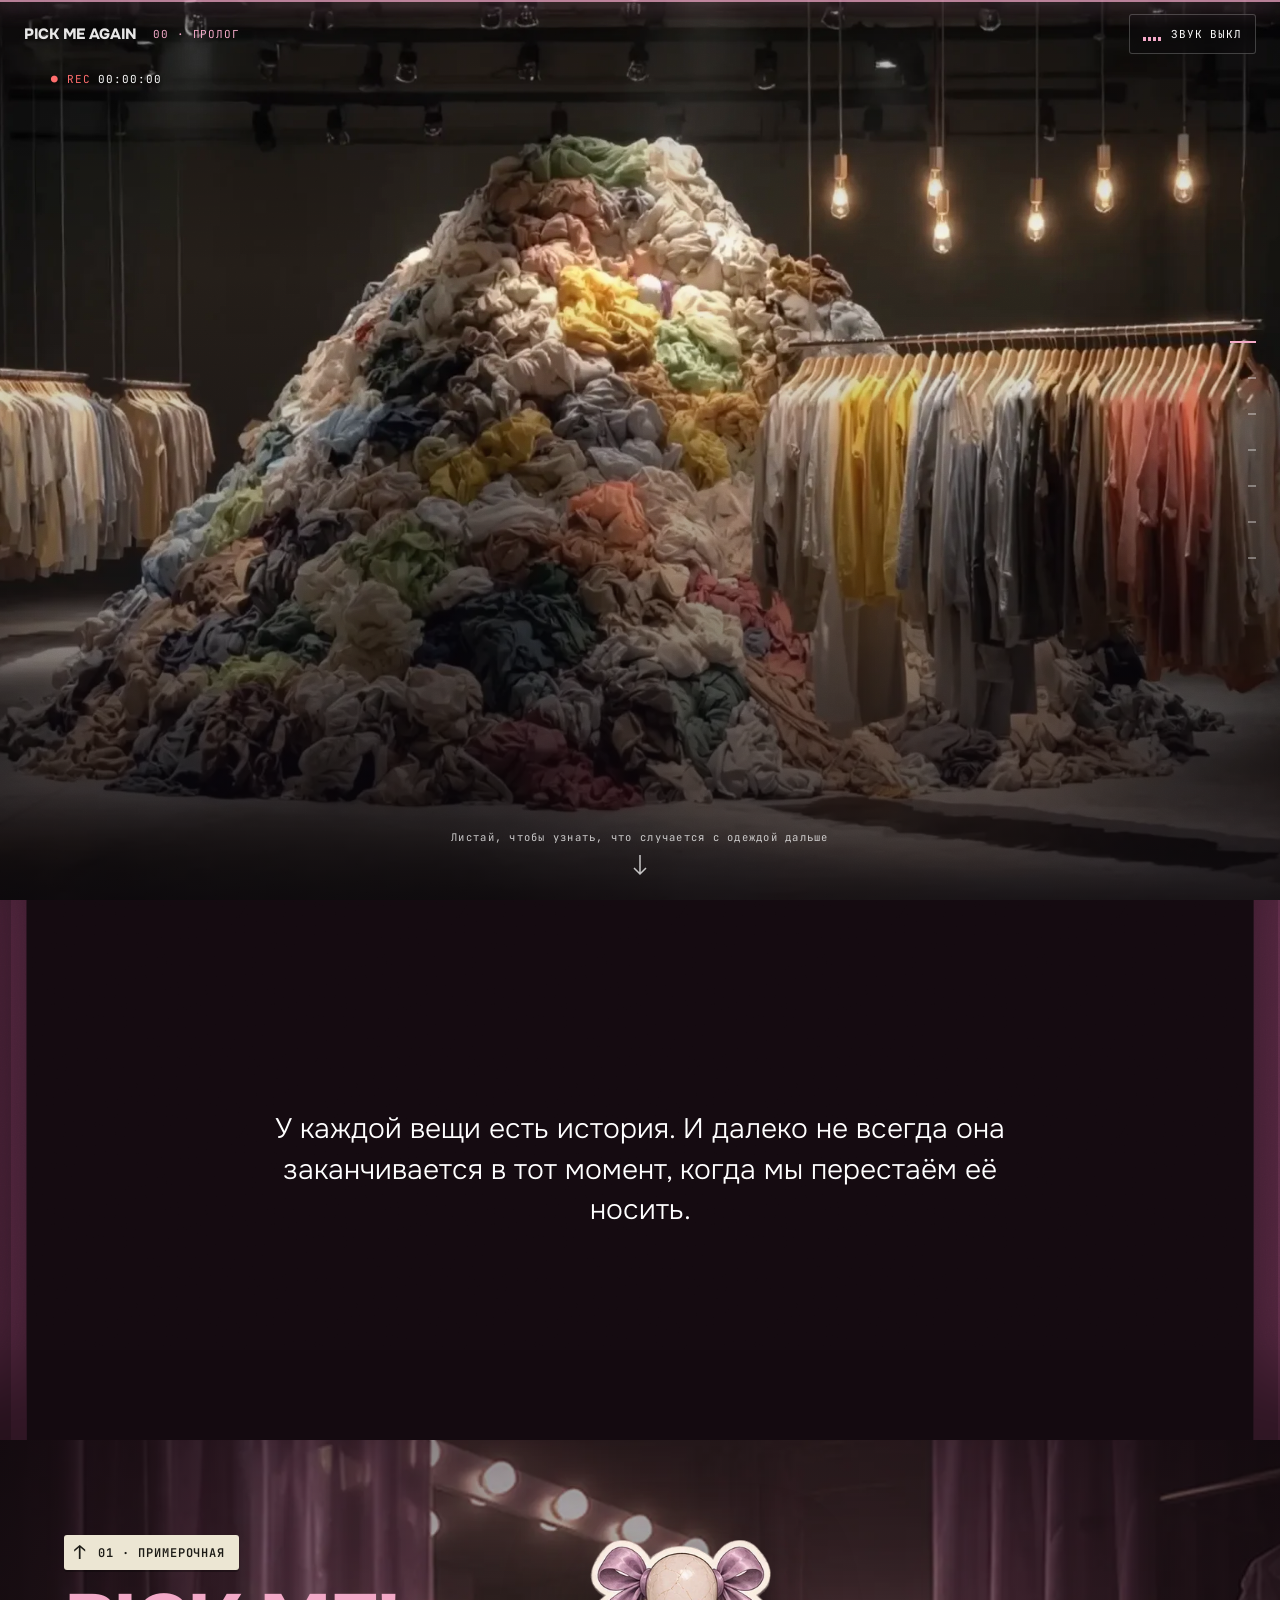
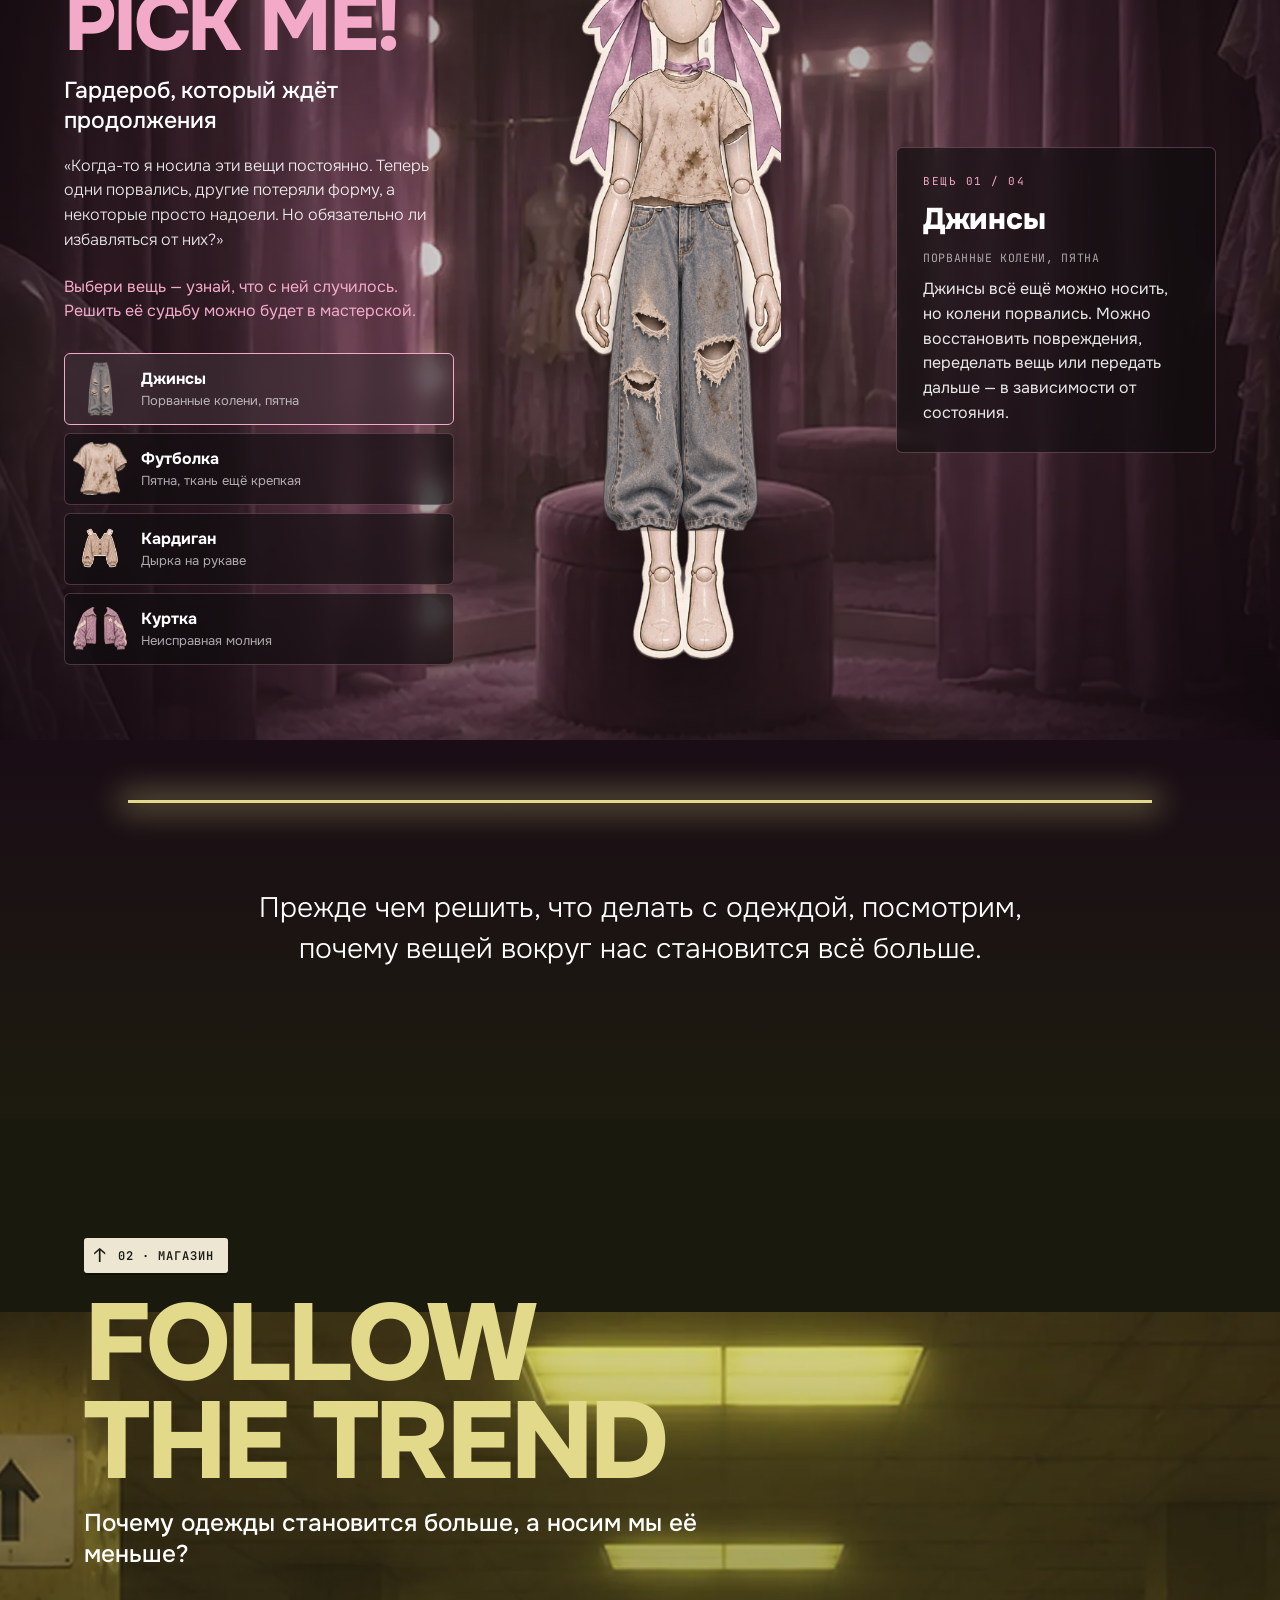
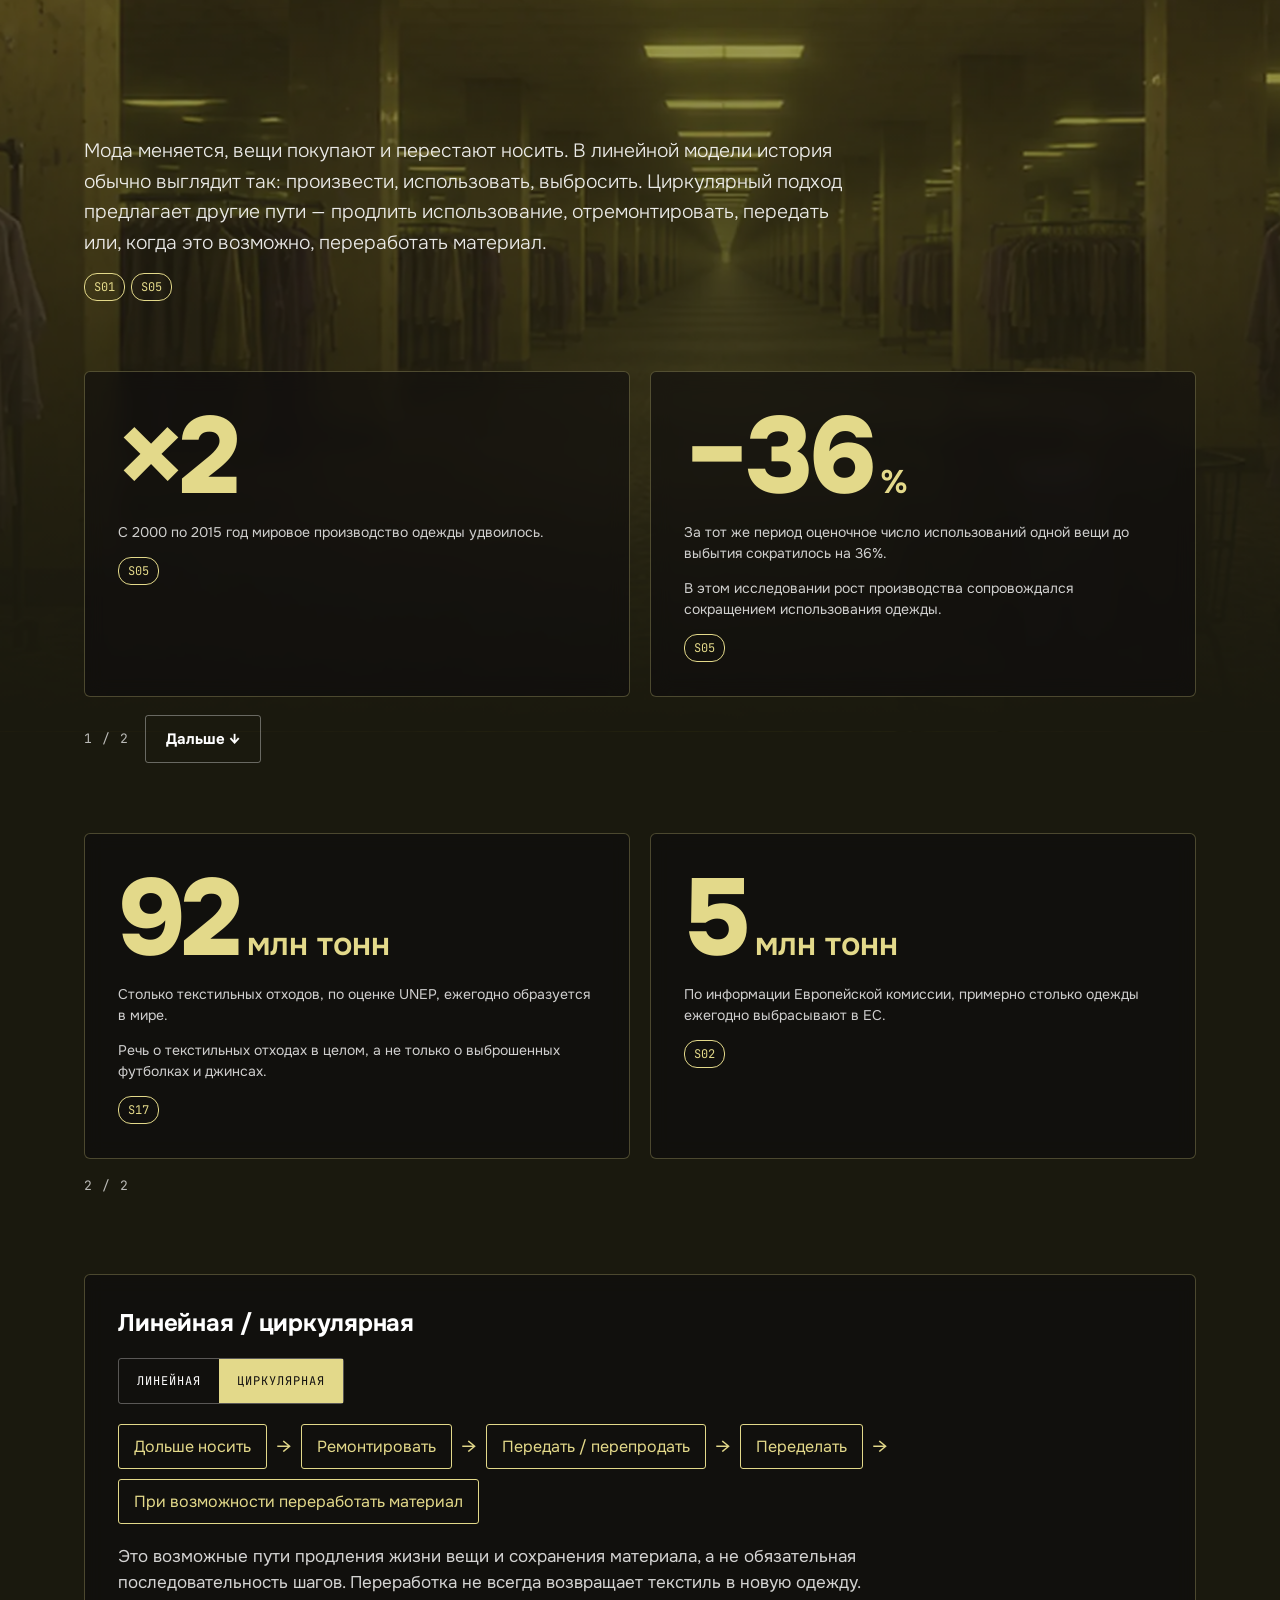
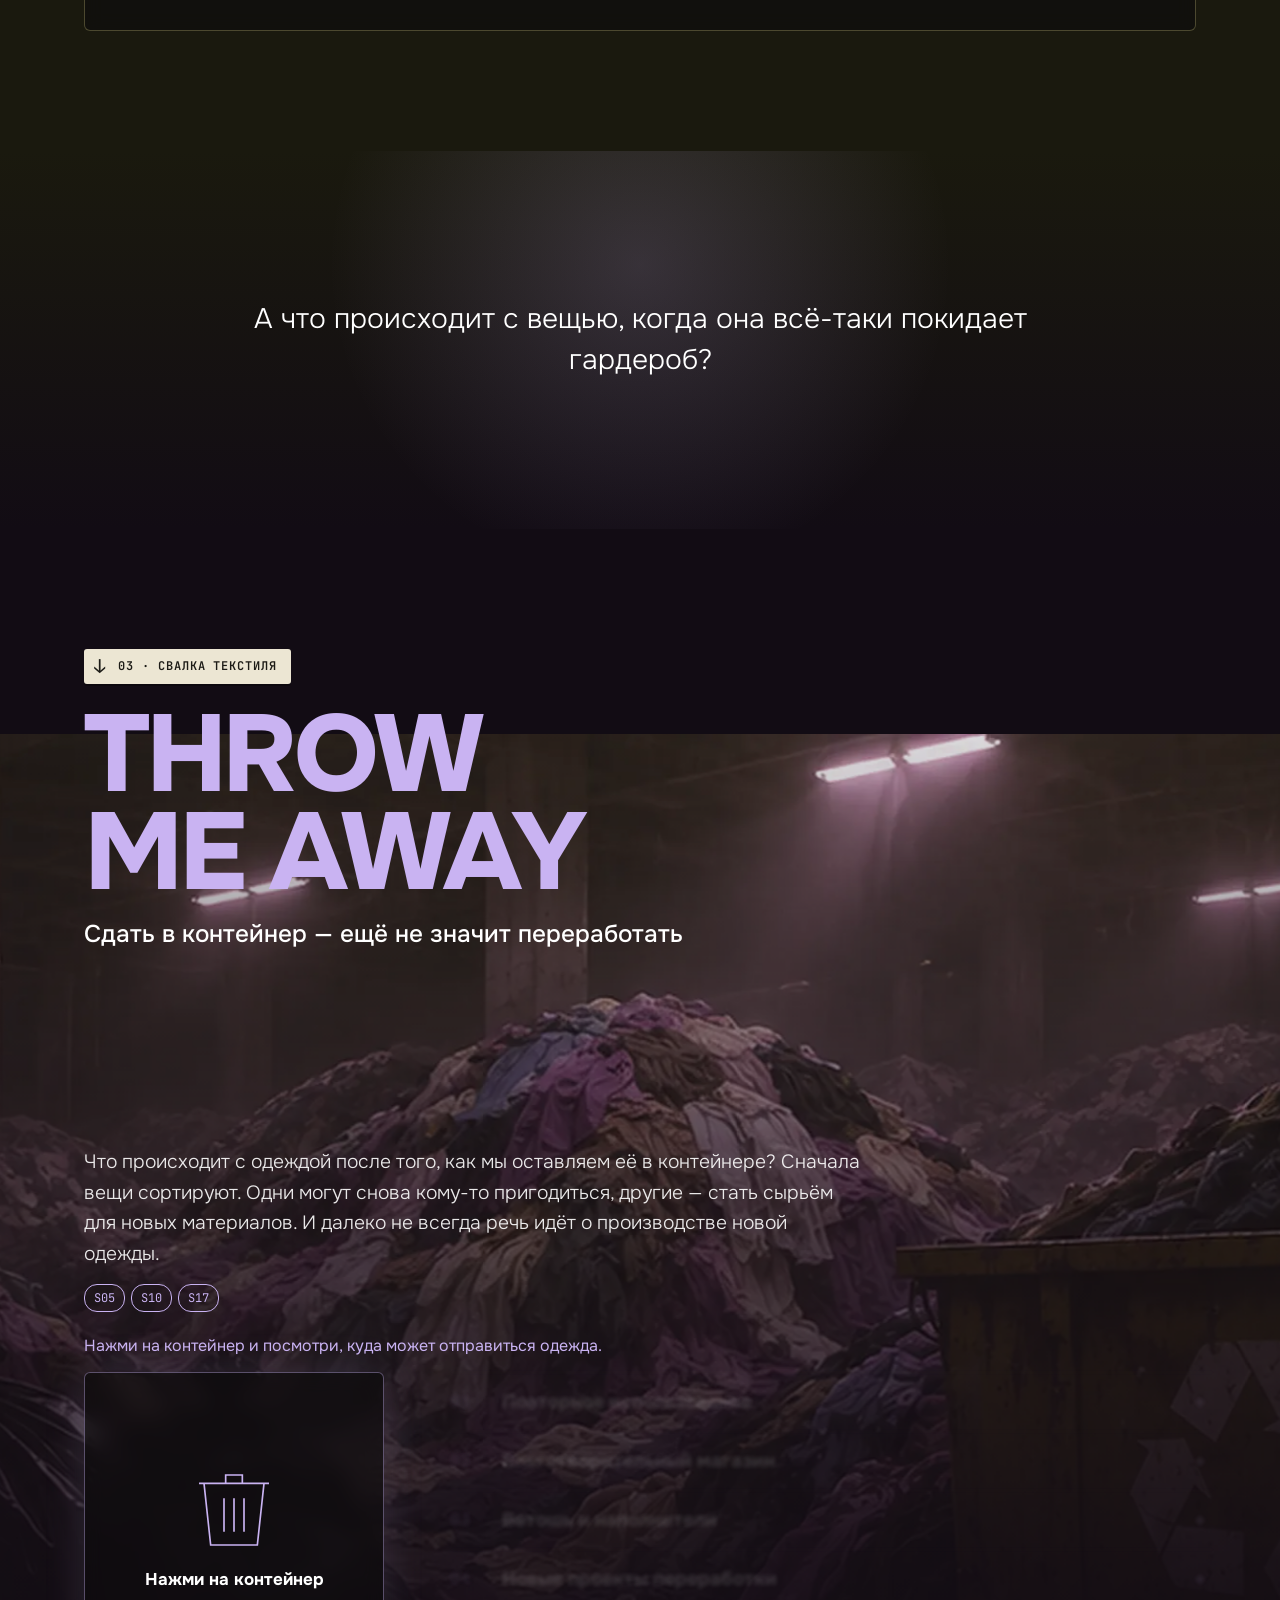
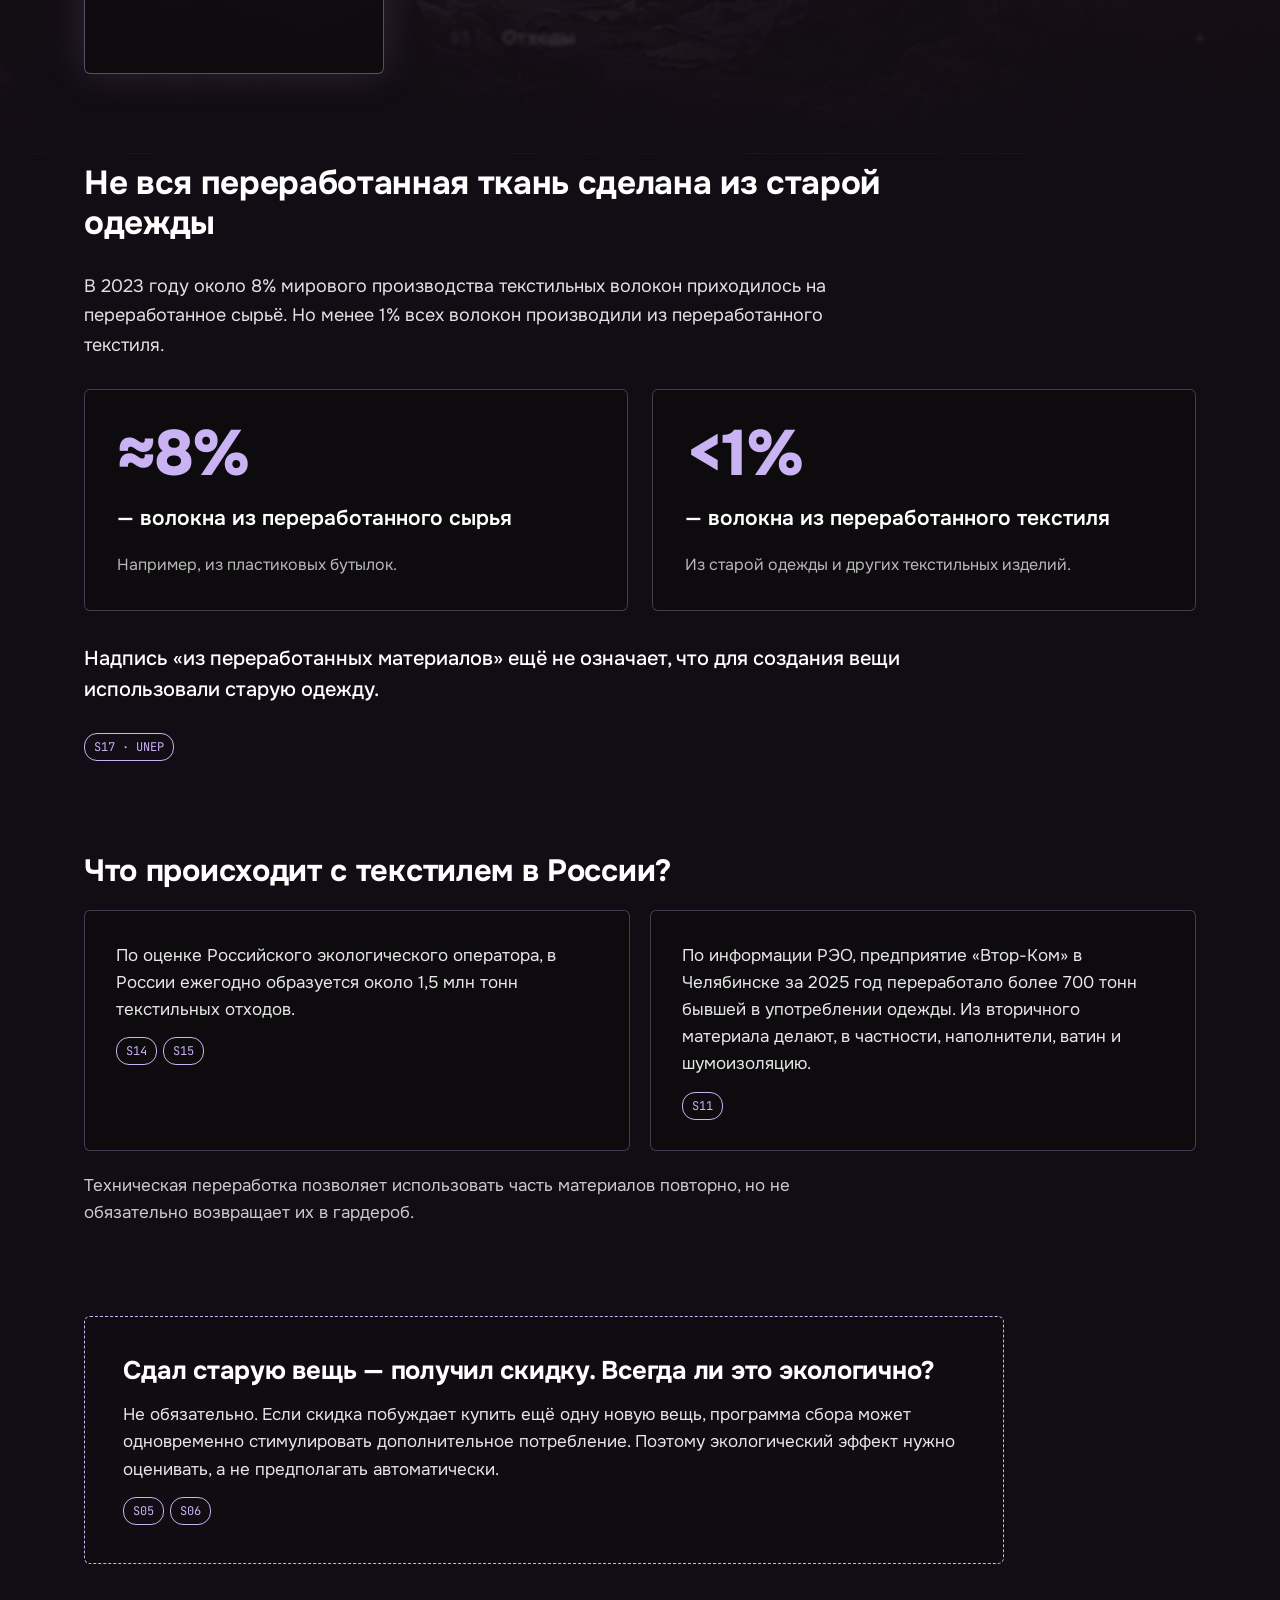
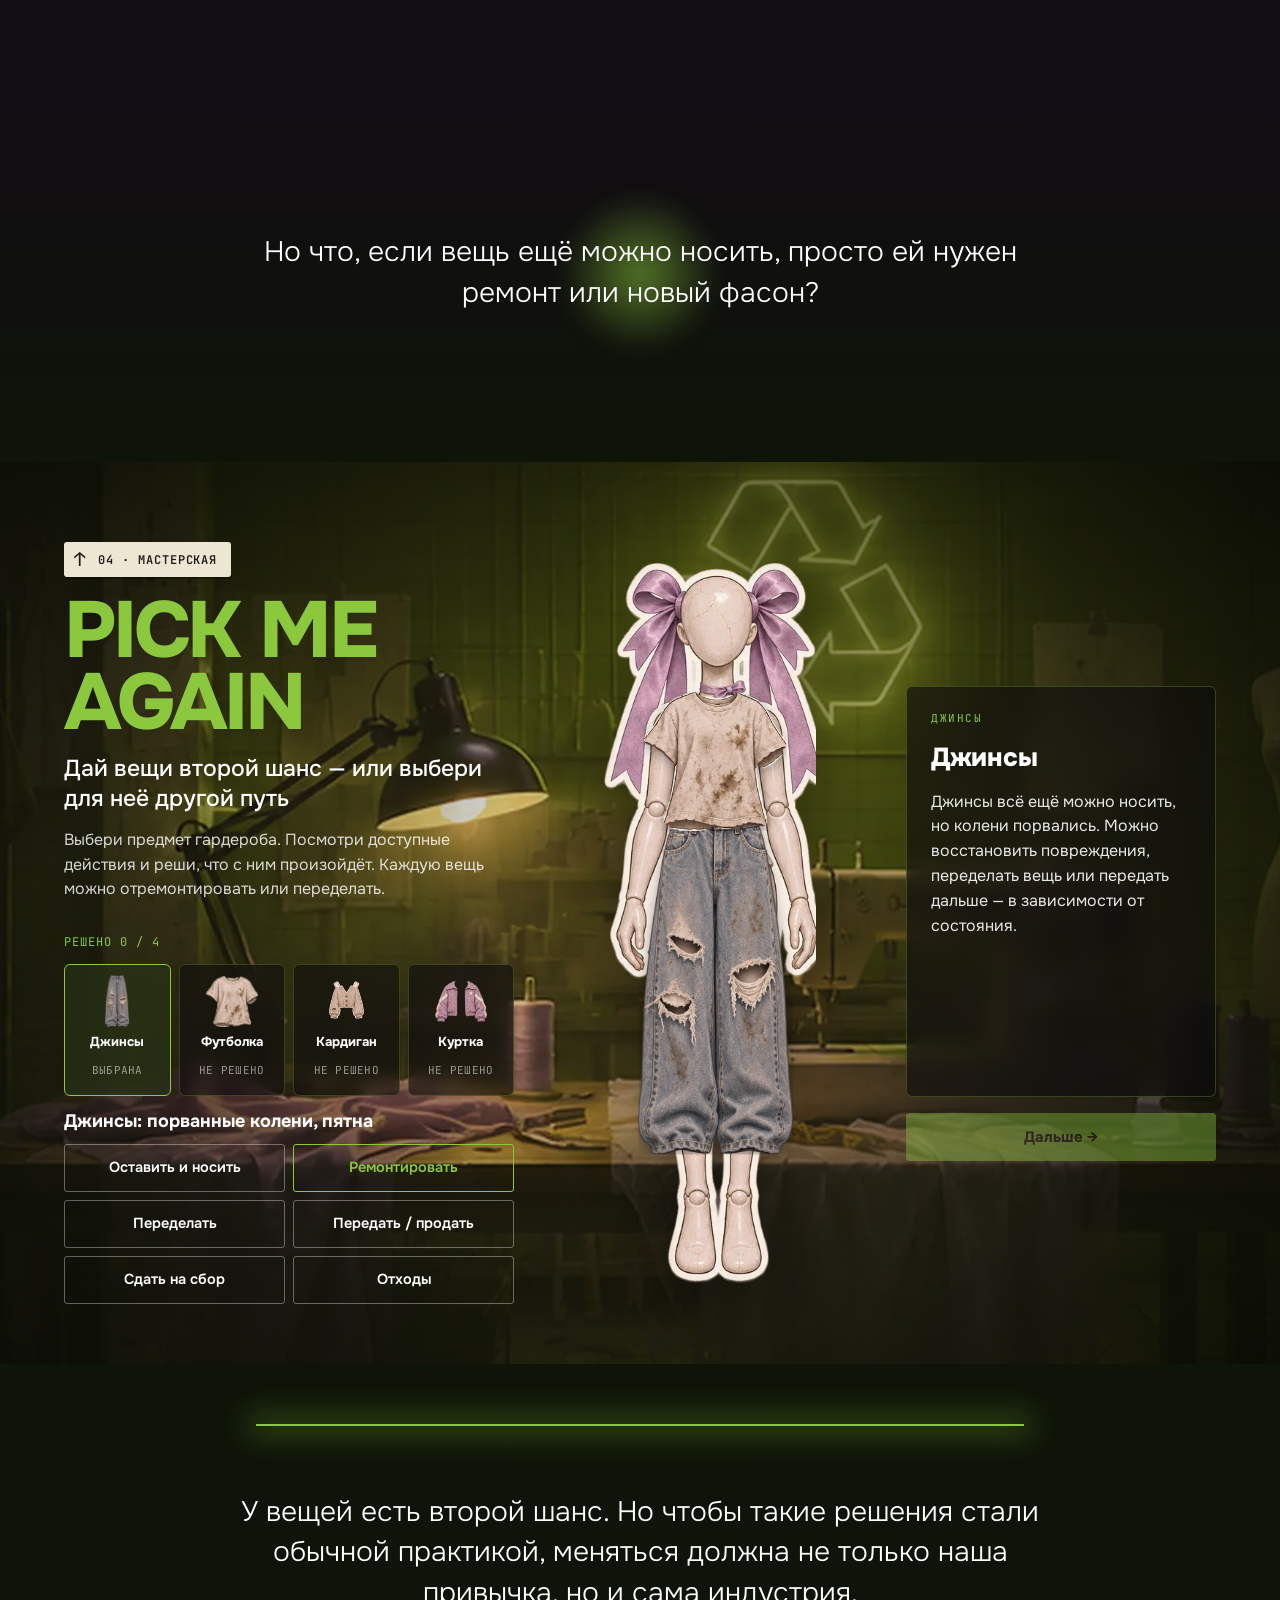
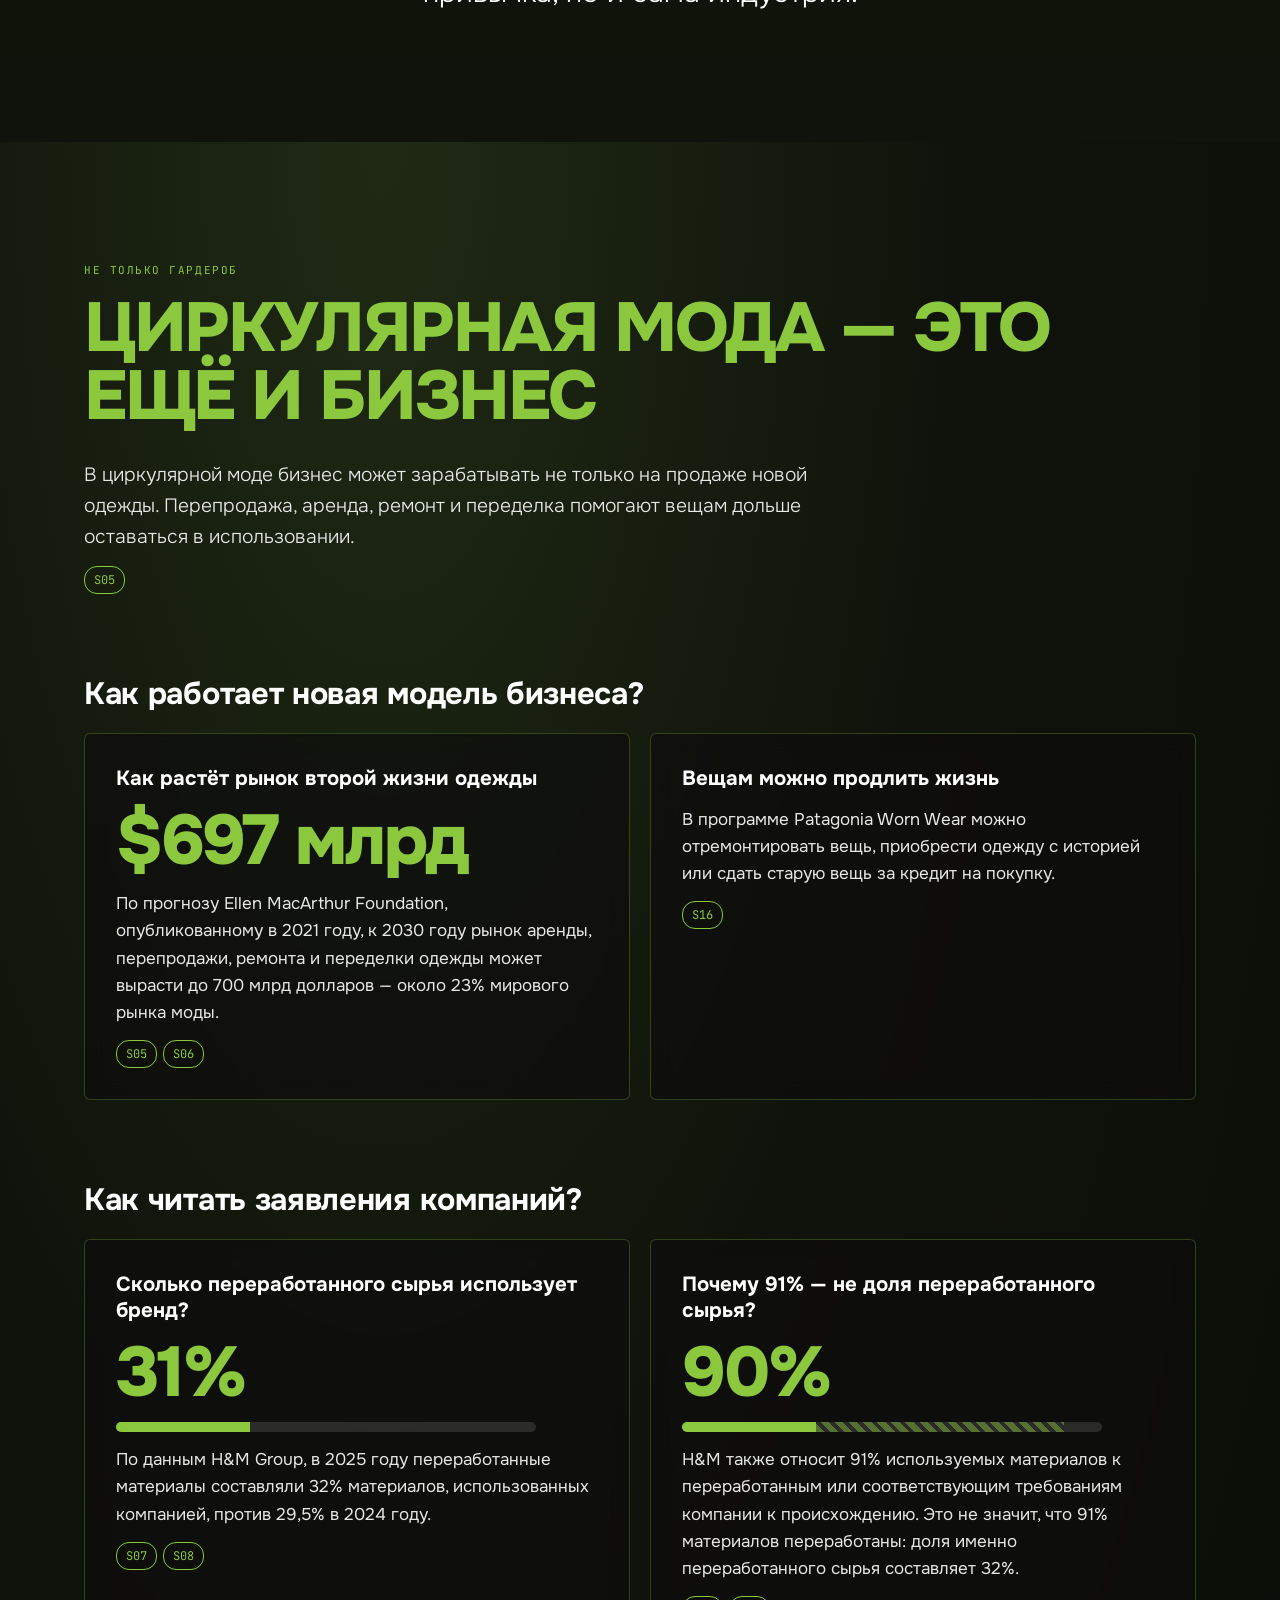
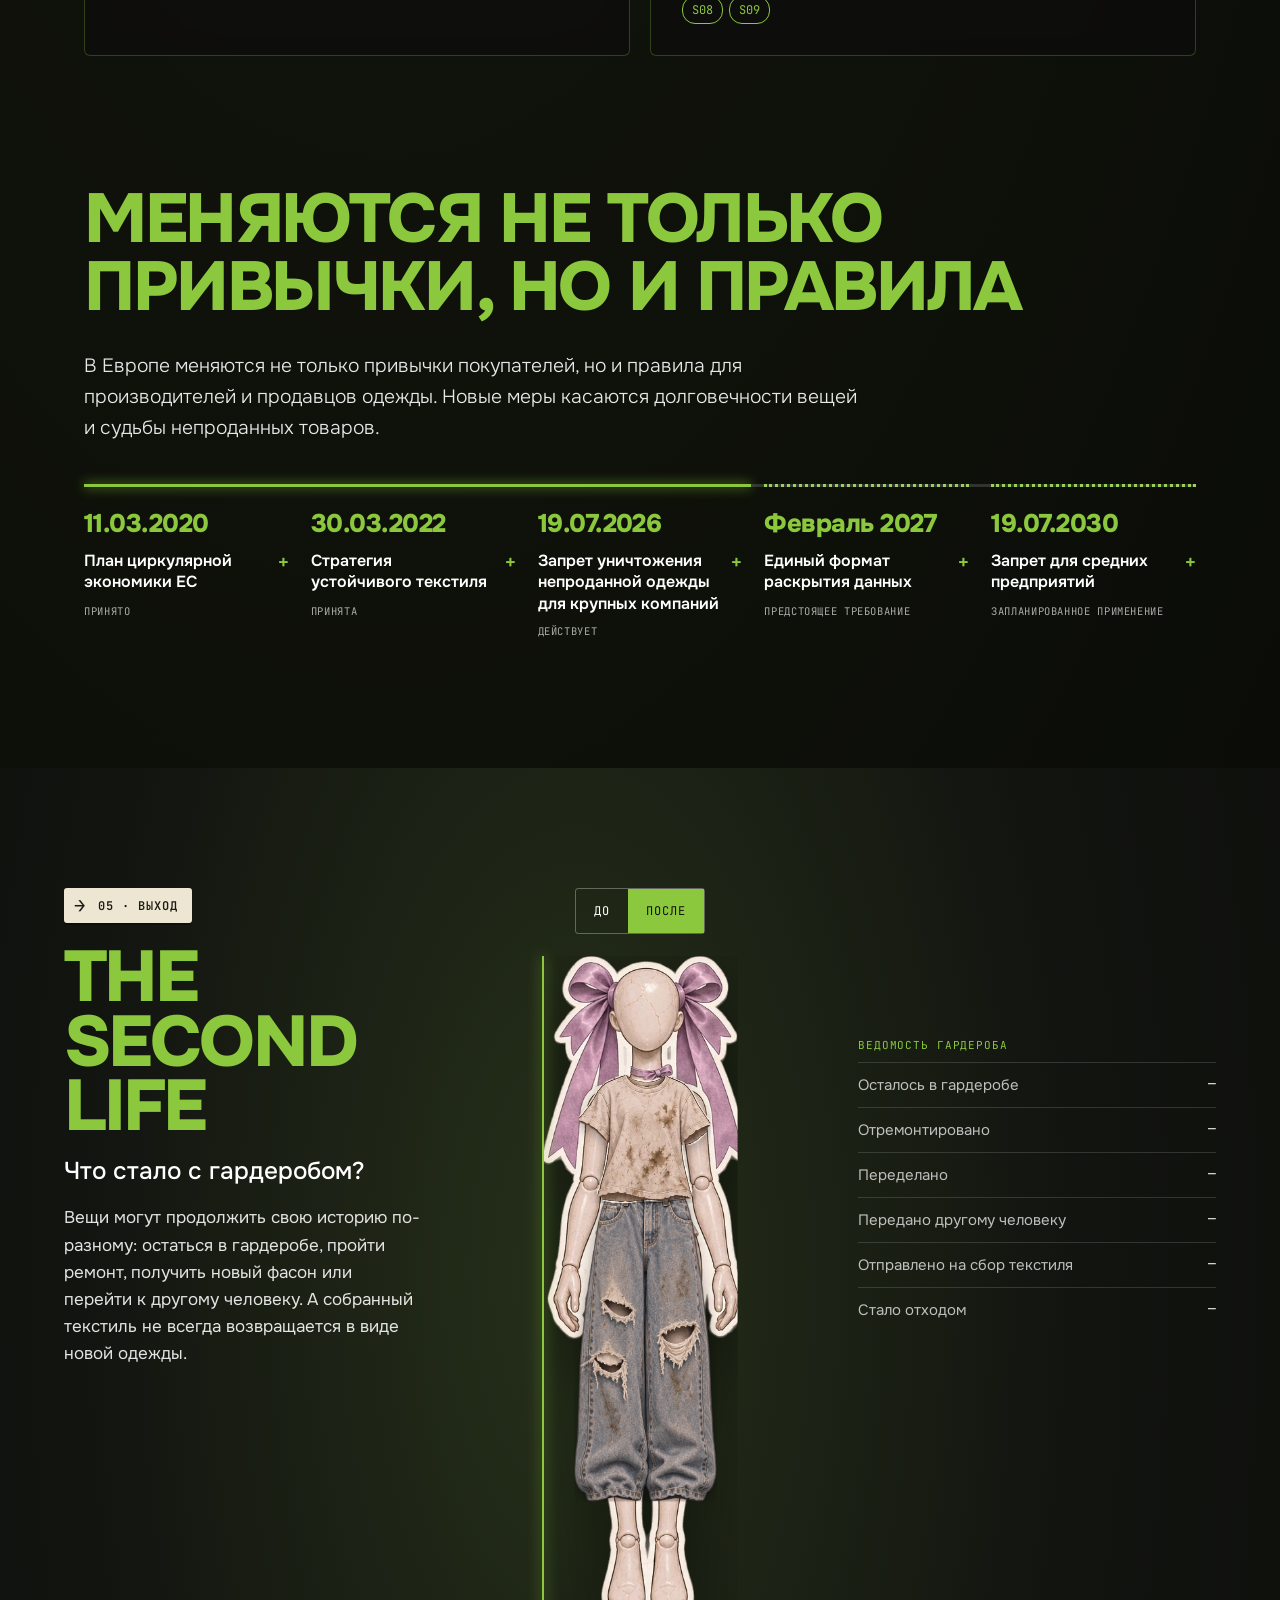
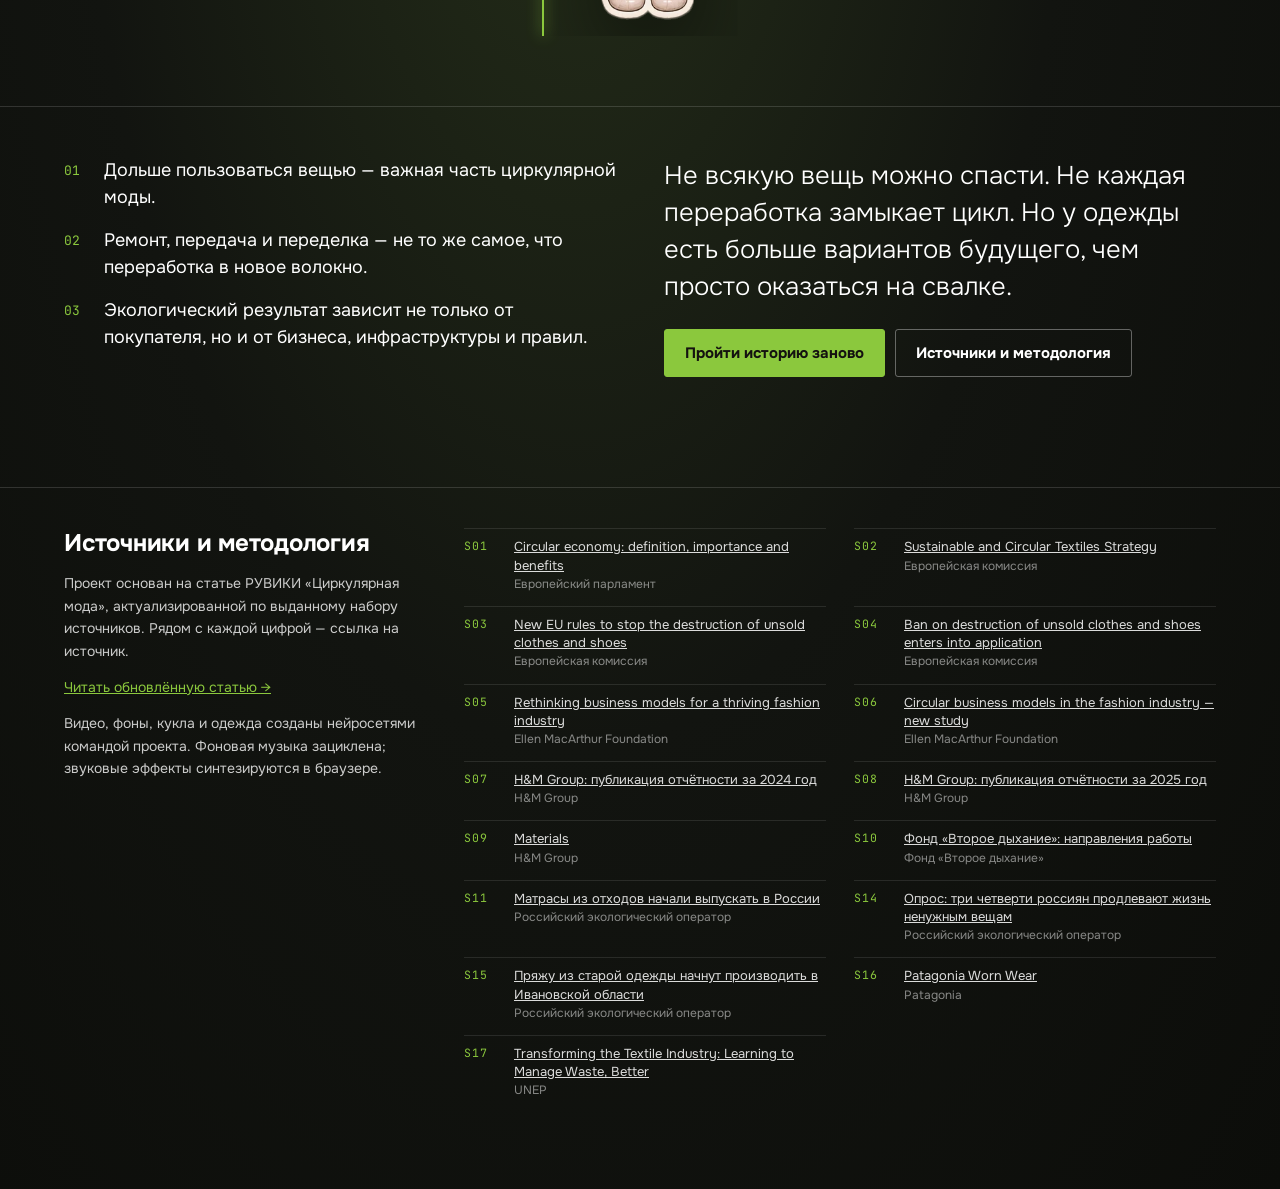
<file: index.html>
<!doctype html>
<html lang="ru">
<head>
<meta charset="utf-8">
<meta name="viewport" content="width=device-width, initial-scale=1">
<title>PICK ME AGAIN — интерактивная история о циркулярной моде</title>
<link rel="icon" type="image/png" sizes="any" href="assets/favicon.png?v=293d0399ef">
<meta name="description" content="Интерактивная история о циркулярной моде: что случается с одеждой после того, как мы перестаём её носить.">
<link rel="preconnect" href="https://fonts.googleapis.com">
<link rel="preconnect" href="https://fonts.gstatic.com" crossorigin>
<link href="https://fonts.googleapis.com/css2?family=Onest:wght@300;400;500;600;700;800&family=JetBrains+Mono:wght@400;600&display=swap" rel="stylesheet">
<link rel="stylesheet" href="styles.css?v=9a98c7ad96">
</head>
<body>

<a class="skip" href="#fitting">Пропустить видео</a>
<div class="grain" aria-hidden="true"></div>
<div class="tube" aria-hidden="true"></div>

<nav class="loc-nav" aria-label="Локации">
  <a href="#prologue" data-nav="prologue"><span>00 ПРОЛОГ</span><i></i></a>
  <a href="#fitting" data-nav="fitting"><span>01 PICK ME!</span><i></i></a>
  <a href="#shop" data-nav="shop"><span>02 FOLLOW THE TREND</span><i></i></a>
  <a href="#waste" data-nav="waste"><span>03 THROW ME AWAY</span><i></i></a>
  <a href="#workshop" data-nav="workshop"><span>04 PICK ME AGAIN</span><i></i></a>
  <a href="#industry" data-nav="industry"><span>НЕ ТОЛЬКО ГАРДЕРОБ</span><i></i></a>
  <a href="#final" data-nav="final"><span>05 THE SECOND LIFE</span><i></i></a>
</nav>
<div class="topbar">
  <span class="topbar__logo">PICK ME AGAIN</span>
  <span class="topbar__loc mono" id="topbarLoc">00 · ПРОЛОГ</span>
  <button class="sound" id="soundBtn" aria-pressed="false" aria-label="Включить звук">
    <span class="sound__bars" aria-hidden="true"><i></i><i></i><i></i><i></i></span>
    <span class="mono" id="soundLabel">ЗВУК ВЫКЛ</span>
  </button>
</div>

<!-- всплывающая карточка источника -->
<div class="srcpop" id="srcPop" role="dialog" aria-label="Источник" hidden>
  <span class="mono acc" id="srcPopId"></span>
  <b id="srcPopTitle"></b>
  <span class="dim" id="srcPopPub"></span>
  <a id="srcPopLink" href="#" target="_blank" rel="noopener noreferrer">Открыть источник →</a>
  <button class="srcpop__close" id="srcPopClose" aria-label="Закрыть">×</button>
</div>

<audio id="ambientAudio" src="assets/audio/ambient-loop.mp3" loop preload="none" hidden></audio>

<main>

<!-- 00 ПРОЛОГ -->
<section id="prologue" class="loc loc--prologue" data-loc="prologue" data-accent="#F3A9C8" data-label="00 · ПРОЛОГ">
  <div class="prologue__media">
    <video id="prologueVideo" muted playsinline webkit-playsinline autoplay preload="auto" poster="assets/video/first.webp" aria-label="Видеопролог: из горы выброшенной одежды поднимается кукла-манекен">
      <source src="assets/video/prologue.mp4" type="video/mp4">
    </video>
    <img class="prologue__still" src="assets/video/last.webp" alt="" aria-hidden="true">
  </div>
  <div class="prologue__meta mono"><span class="rec">● REC</span> <span id="recTime">00:00:00</span></div>
  <div class="prologue__title">
    <p class="mono kicker">ИНТЕРАКТИВНАЯ ИСТОРИЯ О ЦИРКУЛЯРНОЙ МОДЕ</p>
    <h1>PICK ME<br>AGAIN</h1>
    <p class="lead">Конец носки — не конец истории.</p>
    <button class="replay mono" id="replayBtn">↺ ПОВТОРИТЬ ВИДЕО</button>
  </div>
  <a class="scrolldown mono" href="#fitting">Листай, чтобы узнать, что случается с одеждой дальше
    <svg aria-hidden="true" width="14" height="22" viewBox="0 0 14 22" fill="none" stroke="currentColor" stroke-width="1.5"><path d="M7 1v19M1 14l6 6 6-6"/></svg></a>
</section>

<div class="threshold threshold--curtain" style="--acc:#F3A9C8">
  <div class="curtain curtain--l" aria-hidden="true"></div><div class="curtain curtain--r" aria-hidden="true"></div>
  <p class="band">У каждой вещи есть история. И далеко не всегда она заканчивается в тот момент, когда мы перестаём её носить.</p>
</div>

<!-- 01 ПРИМЕРОЧНАЯ -->
<section id="fitting" class="loc loc--fitting" data-loc="fitting" data-accent="#F3A9C8" data-label="01 · PICK ME!">
  <div class="bg parallax" style="--bg:url('assets/backgrounds/fitting.webp')"></div>
  <div class="loc__inner fitting">
    <div class="fitting__text reveal">
      <div class="sign mono"><b>↑</b> 01 · ПРИМЕРОЧНАЯ</div>
      <h2 class="h-loc">PICK ME!</h2>
      <p class="sub">Гардероб, который ждёт продолжения</p>
      <p class="voice">«Когда-то я носила эти вещи постоянно. Теперь одни порвались, другие потеряли форму, а некоторые просто надоели. Но обязательно ли избавляться от них?»</p>
      <p class="instr">Выбери вещь — узнай, что с ней случилось. Решить её судьбу можно будет в мастерской.</p>
      </div>
    <div class="fitting__doll reveal"><div class="doll" id="dollFitting"></div></div>
    <div class="items fitting__selection reveal" id="fitItems" role="group" aria-label="Вещи гардероба"></div>
    <article class="panel fitting__card reveal" id="fitCard" aria-live="polite"></article>
  </div>
</section>

<div class="threshold threshold--flicker" style="--acc:#E3D98A">
  <p class="band">Прежде чем решить, что делать с одеждой, посмотрим, почему вещей вокруг нас становится всё больше.</p>
</div>

<!-- 02 МАГАЗИН -->
<section id="shop" class="loc loc--shop" data-loc="shop" data-accent="#E3D98A" data-label="02 · FOLLOW THE TREND">
  <div class="bg bg--top parallax" style="--bg:url('assets/backgrounds/shop.webp')"></div>
  <div class="loc__inner">
    <header class="loc__head reveal">
      <div class="sign mono"><b>↑</b> 02 · МАГАЗИН</div>
      <h2 class="h-loc">FOLLOW<br>THE TREND</h2>
      <p class="sub">Почему одежды становится больше, а носим мы её меньше?</p>
    </header>
    <div class="intro reveal">
      <p>Мода меняется, вещи покупают и перестают носить. В линейной модели история обычно выглядит так: произвести, использовать, выбросить. Циркулярный подход предлагает другие пути — продлить использование, отремонтировать, передать или, когда это возможно, переработать материал.</p>
      <div class="sxs"><button class="sx" data-src="S01">S01</button> <button class="sx" data-src="S05">S05</button></div>
    </div>

    <div class="zone" id="zone1">
      <div class="stats2">
        <div class="panel stat reveal">
          <div class="stat__num">×<span class="count" data-to="2">0</span></div>
          <p class="stat__cap">С 2000 по 2015 год мировое производство одежды удвоилось.</p>
          <div class="sxs"><button class="sx" data-src="S05">S05</button></div>
        </div>
        <div class="panel stat reveal">
          <div class="stat__num">−<span class="count" data-to="36">0</span><small>%</small></div>
          <p class="stat__cap">За тот же период оценочное число использований одной вещи до выбытия сократилось на 36%.</p>
          <p class="stat__exp">В этом исследовании рост производства сопровождался сокращением использования одежды.</p>
          <div class="sxs"><button class="sx" data-src="S05">S05</button></div>
        </div>
      </div>
      <div class="stepper reveal"><span class="mono">1 / 2</span><a class="btn btn--ghost" href="#zone2">Дальше ↓</a></div>
    </div>

    <div class="zone" id="zone2">
      <div class="stats2">
        <div class="panel stat reveal">
          <div class="stat__num"><span class="count" data-to="92">0</span><small>млн тонн</small></div>
          <p class="stat__cap">Столько текстильных отходов, по оценке UNEP, ежегодно образуется в мире.</p>
          <p class="stat__exp">Речь о текстильных отходах в целом, а не только о выброшенных футболках и джинсах.</p>
          <div class="sxs"><button class="sx" data-src="S17">S17</button></div>
        </div>
        <div class="panel stat reveal">
          <div class="stat__num"><span class="count" data-to="5">0</span><small>млн тонн</small></div>
          <p class="stat__cap">По информации Европейской комиссии, примерно столько одежды ежегодно выбрасывают в ЕС.</p>
          <div class="sxs"><button class="sx" data-src="S02">S02</button></div>
        </div>
      </div>
      <div class="stepper reveal"><span class="mono">2 / 2</span></div>
    </div>

    <div class="panel model reveal" id="model">
      <h3>Линейная / циркулярная</h3>
      <div class="toggle mono" role="group" aria-label="Модель">
        <button data-model="linear" aria-pressed="false">ЛИНЕЙНАЯ</button>
        <button data-model="circular" aria-pressed="true" class="is-on">ЦИРКУЛЯРНАЯ</button>
      </div>
      <div class="chain chain--linear">
        <span>Произвести</span><i>→</i><span>Использовать</span><i>→</i><span class="end">Выбросить</span>
      </div>
      <div class="chain chain--circular">
        <span>Дольше носить</span><i>→</i><span>Ремонтировать</span><i>→</i><span>Передать / перепродать</span><i>→</i><span>Переделать</span><i>→</i><span>При возможности переработать материал</span>
      </div>
      <p class="model__exp model__exp--linear">В этой схеме вещь после использования становится отходом.</p>
      <p class="model__exp model__exp--circular">Это возможные пути продления жизни вещи и сохранения материала, а не обязательная последовательность шагов. Переработка не всегда возвращает текстиль в новую одежду.</p>
    </div>
  </div>
</section>

<div class="threshold threshold--dark" style="--acc:#C9B3F2">
  <p class="band">А что происходит с вещью, когда она всё-таки покидает гардероб?</p>
</div>

<!-- 03 ОТХОДЫ -->
<section id="waste" class="loc loc--waste" data-loc="waste" data-accent="#C9B3F2" data-label="03 · THROW ME AWAY">
  <div class="bg bg--top parallax" style="--bg:url('assets/backgrounds/waste.webp')"></div>
  <div class="loc__inner">
    <header class="loc__head reveal">
      <div class="sign mono"><b>↓</b> 03 · СВАЛКА ТЕКСТИЛЯ</div>
      <h2 class="h-loc">THROW<br>ME AWAY</h2>
      <p class="sub">Сдать в контейнер — ещё не значит переработать</p>
    </header>
    <div class="intro reveal">
      <p>Что происходит с одеждой после того, как мы оставляем её в контейнере? Сначала вещи сортируют. Одни могут снова кому-то пригодиться, другие — стать сырьём для новых материалов. И далеко не всегда речь идёт о производстве новой одежды.</p>
      <div class="sxs"><button class="sx" data-src="S05">S05</button> <button class="sx" data-src="S10">S10</button> <button class="sx" data-src="S17">S17</button></div>
    </div>

    <p class="instr reveal">Нажми на контейнер и посмотри, куда может отправиться одежда.</p>
    <div class="routes reveal">
      <button class="container panel" id="containerBtn" aria-expanded="false" aria-controls="routeList">
        <svg aria-hidden="true" class="container__icon" viewBox="0 0 120 120" fill="none" stroke="currentColor" stroke-width="2">
          <path class="lid" d="M18 34h84M50 34V24h20v10"/><path d="M24 34l8 74h56l8-74"/><path d="M48 52v40M60 52v40M72 52v40"/>
        </svg>
        <span class="container__label">Нажми на контейнер</span>
      </button>
      <div class="route-list" id="routeList"></div>
    </div>

    <article id="fiberComparison" class="fiber-comparison reveal" aria-labelledby="fiberTitle">
      <h3 id="fiberTitle">Не вся переработанная ткань сделана из старой одежды</h3>
      <p class="fiber-comparison__intro">В 2023 году около 8% мирового производства текстильных волокон приходилось на переработанное сырьё. Но менее 1% всех волокон производили из переработанного текстиля.</p>
      <div class="fiber-comparison__cards">
        <div class="panel fiber-card">
          <h4><span class="fiber-card__number">≈8%</span><span>— волокна из переработанного сырья</span></h4>
          <p>Например, из пластиковых бутылок.</p>
        </div>
        <div class="panel fiber-card">
          <h4><span class="fiber-card__number">&lt;1%</span><span>— волокна из переработанного текстиля</span></h4>
          <p>Из старой одежды и других текстильных изделий.</p>
        </div>
      </div>
      <p class="fiber-comparison__conclusion">Надпись «из переработанных материалов» ещё не означает, что для создания вещи использовали старую одежду.</p>
      <div class="sxs"><button class="sx" data-src="S17" aria-label="Источник UNEP, S17">S17 · UNEP</button></div>
    </article>

    <div class="russia">
      <h3 class="reveal">Что происходит с текстилем в России?</h3>
      <div class="cards2">
        <div class="panel card reveal"><p>По оценке Российского экологического оператора, в России ежегодно образуется около 1,5 млн тонн текстильных отходов.</p><div class="sxs"><button class="sx" data-src="S14">S14</button> <button class="sx" data-src="S15">S15</button></div></div>
        <div class="panel card reveal"><p>По информации РЭО, предприятие «Втор-Ком» в Челябинске за 2025 год переработало более 700 тонн бывшей в употреблении одежды. Из вторичного материала делают, в частности, наполнители, ватин и шумоизоляцию.</p><div class="sxs"><button class="sx" data-src="S11">S11</button></div></div>
      </div>
      <p class="note reveal">Техническая переработка позволяет использовать часть материалов повторно, но не обязательно возвращает их в гардероб.</p>
    </div>

    <article class="discount reveal">
      <h3>Сдал старую вещь — получил скидку. Всегда ли это экологично?</h3>
      <p>Не обязательно. Если скидка побуждает купить ещё одну новую вещь, программа сбора может одновременно стимулировать дополнительное потребление. Поэтому экологический эффект нужно оценивать, а не предполагать автоматически.</p>
      <div class="sxs"><button class="sx" data-src="S05">S05</button> <button class="sx" data-src="S06">S06</button></div>
    </article>
  </div>
</section>

<div class="threshold threshold--green" style="--acc:#8BC83D">
  <p class="band">Но что, если вещь ещё можно носить, просто ей нужен ремонт или новый фасон?</p>
</div>

<!-- 04 МАСТЕРСКАЯ -->
<section id="workshop" class="loc loc--workshop" data-loc="workshop" data-accent="#8BC83D" data-label="04 · PICK ME AGAIN">
  <div class="bg parallax" style="--bg:url('assets/backgrounds/workshop.webp')"></div>
  <div class="loc__inner workshop">
    <div class="workshop__left">
      <div class="sign mono reveal"><b>↑</b> 04 · МАСТЕРСКАЯ</div>
      <h2 class="h-loc reveal">PICK ME<br>AGAIN</h2>
      <p class="sub reveal">Дай вещи второй шанс — или выбери для неё другой путь</p>
      <p class="instr-d reveal">Выбери предмет гардероба. Посмотри доступные действия и реши, что с ним произойдёт. Каждую вещь можно отремонтировать или переделать.</p>
    </div>
    <div class="workshop__doll">
      <div class="doll" id="dollWorkshop"></div>
      <svg class="stitch" id="stitch" viewBox="0 0 300 300" aria-hidden="true"><path d="M20 150 C 80 60, 220 240, 280 150"/></svg>
    </div>
    <div class="workshop__selection">
      <p class="mono acc progress reveal" id="progress">РЕШЕНО 0 / 4</p>
      <div class="w-items reveal" id="wItems" role="group" aria-label="Выбери вещь"></div>
      <div class="w-actions reveal">
        <b id="wTitle"></b>
        <div class="actions" id="wActions"></div>
      </div>
    </div>
    <div class="workshop__result">
      <article class="panel w-card" id="wCard" aria-live="polite"></article>
      <button class="btn btn--acc next-item" id="nextItemBtn" disabled>Дальше →</button>
    </div>
  </div>
</section>

<div class="threshold threshold--green2" style="--acc:#8BC83D">
  <p class="band">У вещей есть второй шанс. Но чтобы такие решения стали обычной практикой, меняться должна не только наша привычка, но и сама индустрия.</p>
</div>

<!-- НЕ ТОЛЬКО ГАРДЕРОБ -->
<section id="industry" class="loc loc--industry" data-loc="industry" data-accent="#8BC83D" data-label="НЕ ТОЛЬКО ГАРДЕРОБ">
  <div class="loc__inner">
    <p class="mono acc kick reveal">НЕ ТОЛЬКО ГАРДЕРОБ</p>
    <h2 class="h-sci reveal">Циркулярная мода — это ещё и бизнес</h2>
    <div class="intro reveal">
      <p>В циркулярной моде бизнес может зарабатывать не только на продаже новой одежды. Перепродажа, аренда, ремонт и переделка помогают вещам дольше оставаться в использовании.</p>
      <div class="sxs"><button class="sx" data-src="S05">S05</button></div>
    </div>

    <h3 class="spread reveal">Как работает новая модель бизнеса?</h3>
    <div class="cards2">
      <article class="panel card reveal"><h4>Как растёт рынок второй жизни одежды</h4><div class="card__big">$<span class="count" data-to="700">0</span> млрд</div><p>По прогнозу Ellen MacArthur Foundation, опубликованному в 2021 году, к 2030 году рынок аренды, перепродажи, ремонта и переделки одежды может вырасти до 700 млрд долларов — около 23% мирового рынка моды.</p><div class="sxs"><button class="sx" data-src="S05">S05</button> <button class="sx" data-src="S06">S06</button></div></article>
      <article class="panel card reveal"><h4>Вещам можно продлить жизнь</h4><p>В программе Patagonia Worn Wear можно отремонтировать вещь, приобрести одежду с историей или сдать старую вещь за кредит на покупку.</p><div class="sxs"><button class="sx" data-src="S16">S16</button></div></article>
    </div>

    <h3 class="spread reveal">Как читать заявления компаний?</h3>
    <div class="cards2">
      <article class="panel card reveal"><h4>Сколько переработанного сырья использует бренд?</h4><div class="card__big"><span class="count" data-to="32">0</span>%</div><div class="bar" aria-hidden="true"><i style="--w:32%"></i></div><p>По данным H&amp;M Group, в 2025 году переработанные материалы составляли 32% материалов, использованных компанией, против 29,5% в 2024 году.</p><div class="sxs"><button class="sx" data-src="S07">S07</button> <button class="sx" data-src="S08">S08</button></div></article>
      <article class="panel card reveal"><h4>Почему 91% — не доля переработанного сырья?</h4><div class="card__big"><span class="count" data-to="91">0</span>%</div><div class="bar bar--split" aria-hidden="true"><i style="--w:32%"></i><b style="--w:59%"></b></div><p>H&amp;M также относит 91% используемых материалов к переработанным или соответствующим требованиям компании к происхождению. Это не значит, что 91% материалов переработаны: доля именно переработанного сырья составляет 32%.</p><div class="sxs"><button class="sx" data-src="S08">S08</button> <button class="sx" data-src="S09">S09</button></div></article>
    </div>

    <h2 class="h-sci h-sci--2 reveal">Меняются не только привычки, но и правила</h2>
    <div class="intro reveal"><p>В Европе меняются не только привычки покупателей, но и правила для производителей и продавцов одежды. Новые меры касаются долговечности вещей и судьбы непроданных товаров.</p></div>
    <div class="timeline reveal" id="timeline">
      <div class="tl__track" aria-hidden="true"><i class="tl__fill"></i></div>
      <div class="tl__items" id="tlItems"></div>
    </div>
  </div>
</section>

<!-- 05 ФИНАЛ -->
<section id="final" class="loc loc--final" data-loc="final" data-accent="#8BC83D" data-label="05 · THE SECOND LIFE">
  <div class="loc__inner final">
    <div class="final__head reveal">
      <div class="sign mono"><b>→</b> 05 · ВЫХОД</div>
      <h2 class="h-loc">THE SECOND<br>LIFE</h2>
      <p class="sub">Что стало с гардеробом?</p>
      <p class="final__text">Вещи могут продолжить свою историю по-разному: остаться в гардеробе, пройти ремонт, получить новый фасон или перейти к другому человеку. А собранный текстиль не всегда возвращается в виде новой одежды.</p>
    </div>
    <div class="ba reveal">
      <div class="toggle mono" role="group" aria-label="До и после">
        <button id="baBefore" aria-pressed="false">ДО</button>
        <button id="baAfter" aria-pressed="true" class="is-on">ПОСЛЕ</button>
      </div>
      <div class="ba__frame" id="ba" style="--split:0%">
        <div class="ba__layer ba__before"><div class="doll" id="dollBefore"></div></div>
        <div class="ba__layer ba__after"><div class="doll" id="dollAfter"></div></div>
        <div class="ba__handle" aria-hidden="true"></div>
        <input class="ba__range" id="baRange" type="range" min="0" max="100" value="0" aria-label="Сравнить до и после">
      </div>
    </div>
    <section class="ledger reveal" aria-label="Ведомость гардероба">
      <p class="mono acc">ВЕДОМОСТЬ ГАРДЕРОБА</p>
      <div id="ledger"></div>
    </section>
  </div>
  <div class="loc__inner final2 reveal">
    <ol class="concl">
      <li>Дольше пользоваться вещью — важная часть циркулярной моды.</li>
      <li>Ремонт, передача и переделка — не то же самое, что переработка в новое волокно.</li>
      <li>Экологический результат зависит не только от покупателя, но и от бизнеса, инфраструктуры и правил.</li>
    </ol>
    <div>
      <p class="finale">Не всякую вещь можно спасти. Не каждая переработка замыкает цикл. Но у одежды есть больше вариантов будущего, чем просто оказаться на свалке.</p>
      <div class="final__btns">
        <button class="btn btn--acc" id="restartBtn">Пройти историю заново</button>
        <a class="btn" href="#sources">Источники и методология</a>
      </div>
    </div>
  </div>

  <div class="loc__inner sources reveal" id="sources">
    <div class="sources__about">
      <h3>Источники и методология</h3>
      <p>Проект основан на статье РУВИКИ «Циркулярная мода», актуализированной по выданному набору источников. Рядом с каждой цифрой — ссылка на источник.</p>
      <p><a class="link" href="article.html" target="_blank" rel="noopener">Читать обновлённую статью →</a></p>
      <p class="dim small">Видео, фоны, кукла и одежда созданы нейросетями командой проекта. Фоновая музыка зациклена; звуковые эффекты синтезируются в браузере.</p>
    </div>
    <ol class="src-list" id="srcList"></ol>
  </div>
</section>

</main>
<script src="script.js?v=02316705fe"></script>
</body>
</html>
</file>
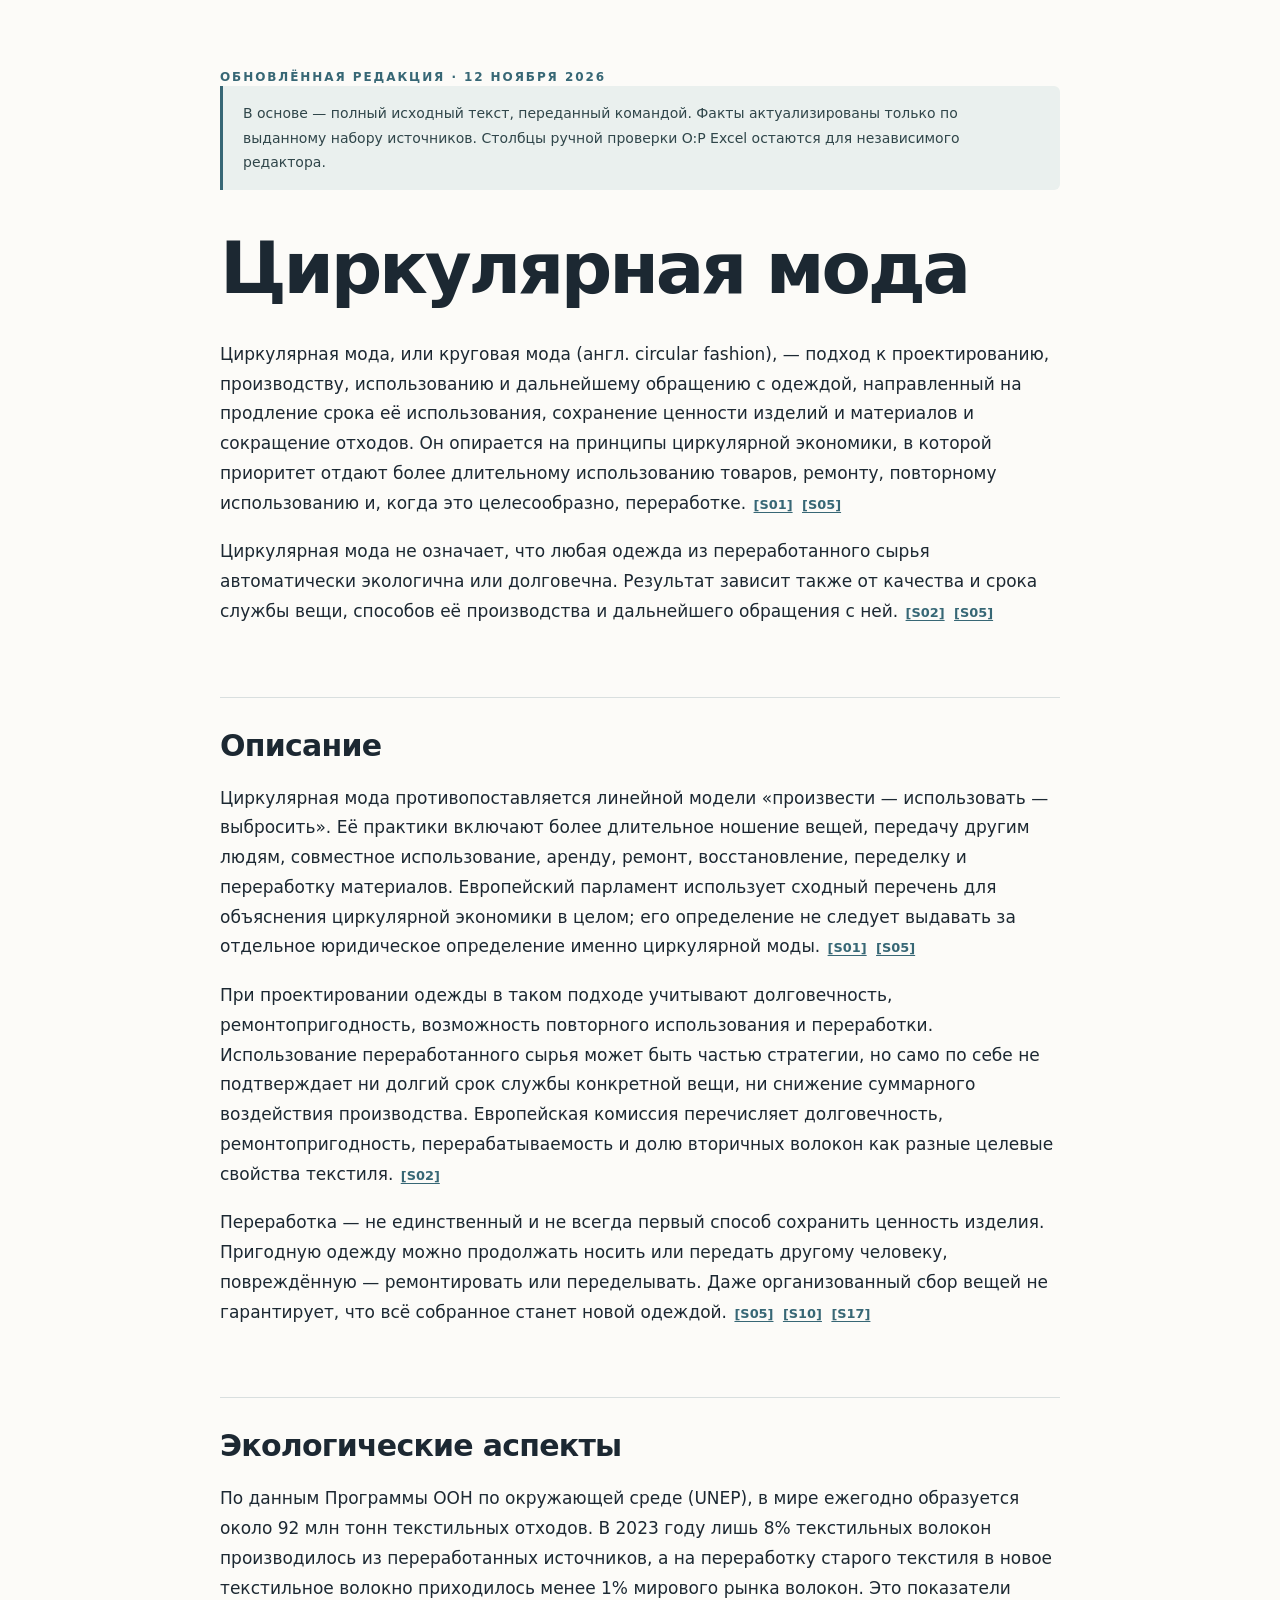
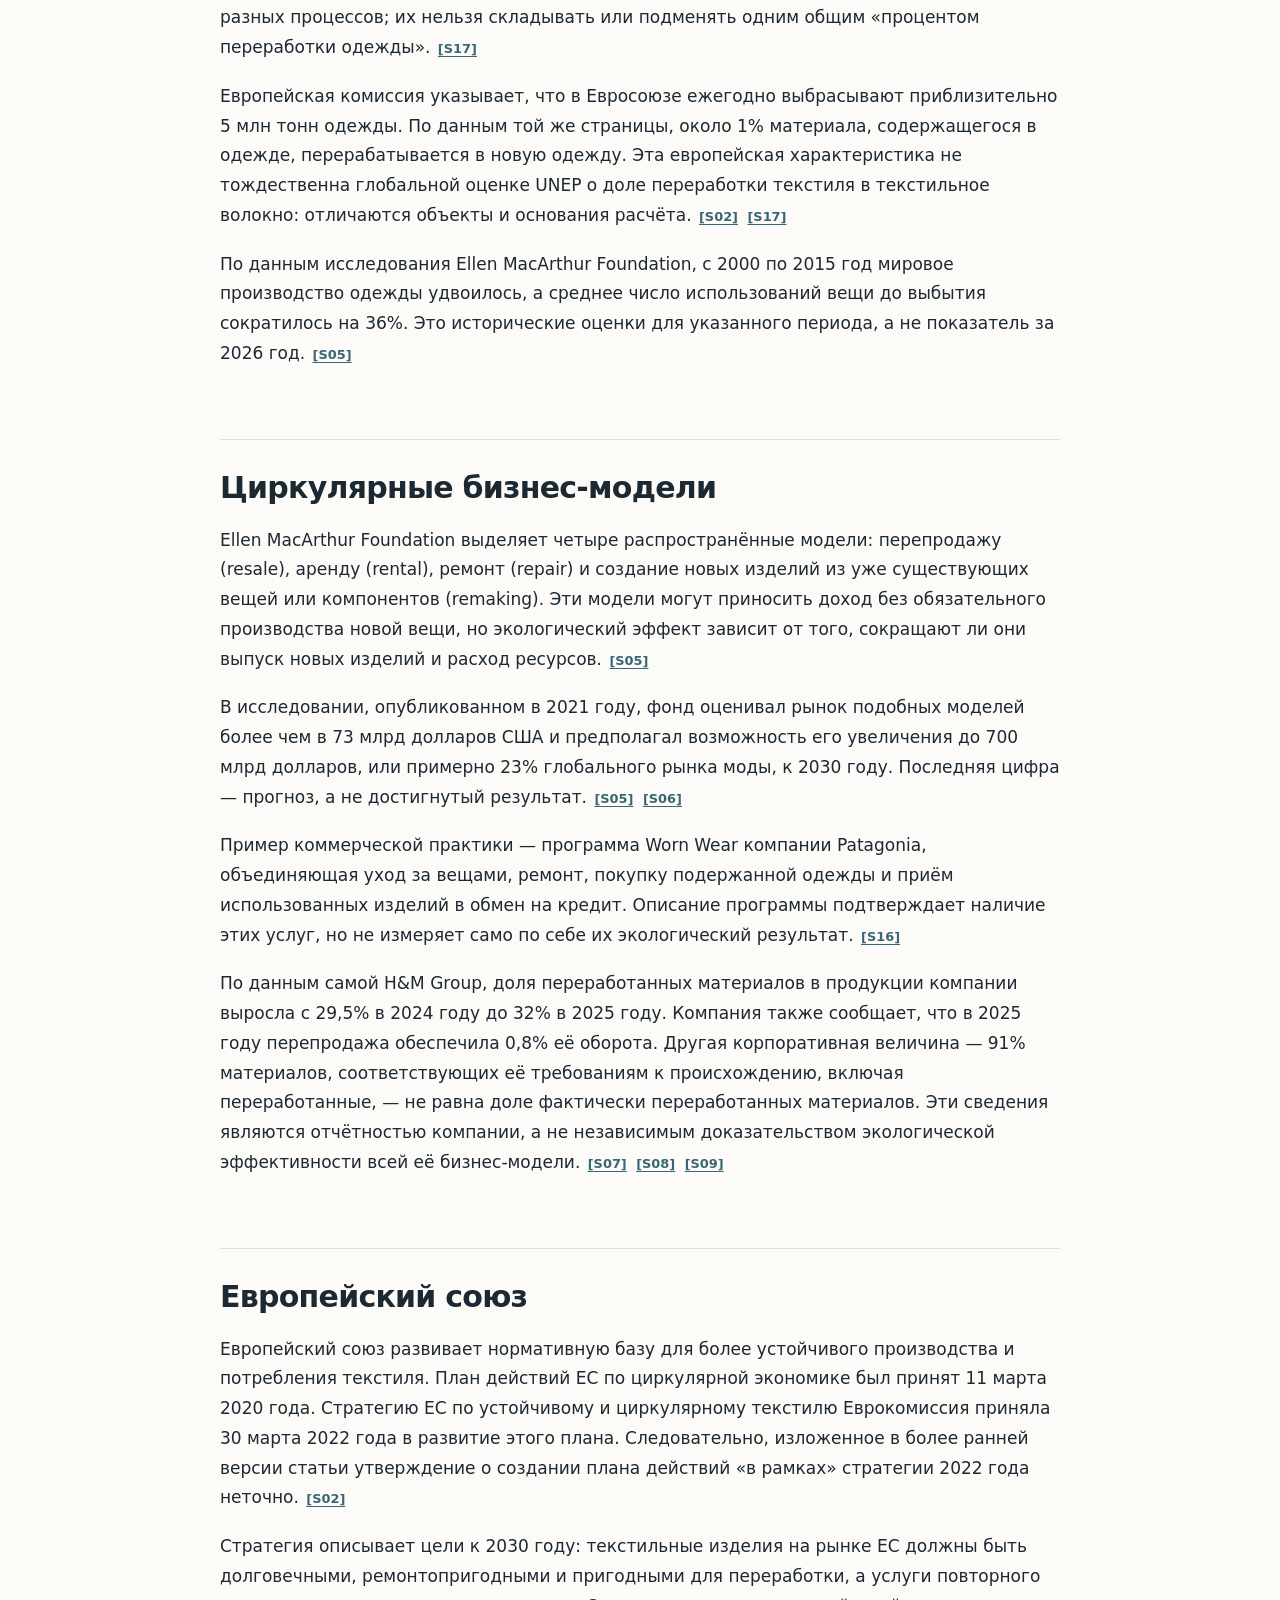
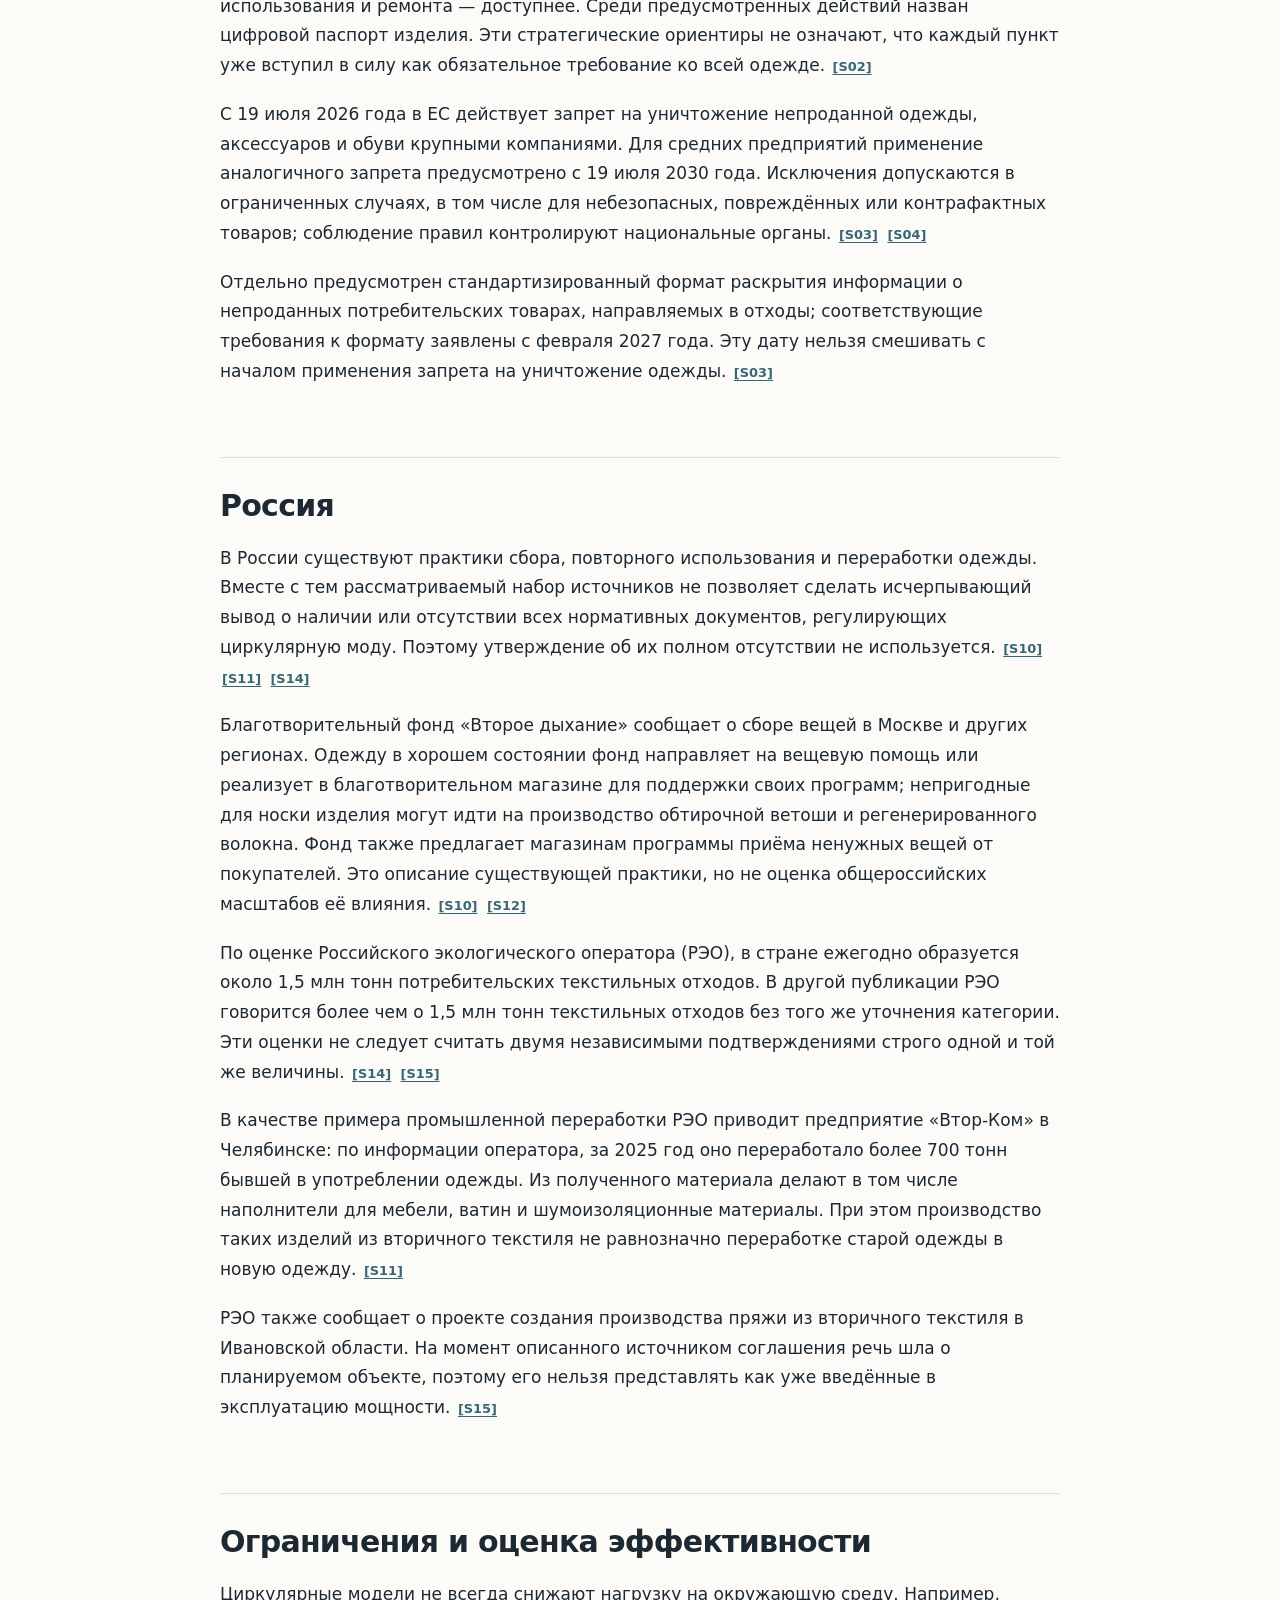
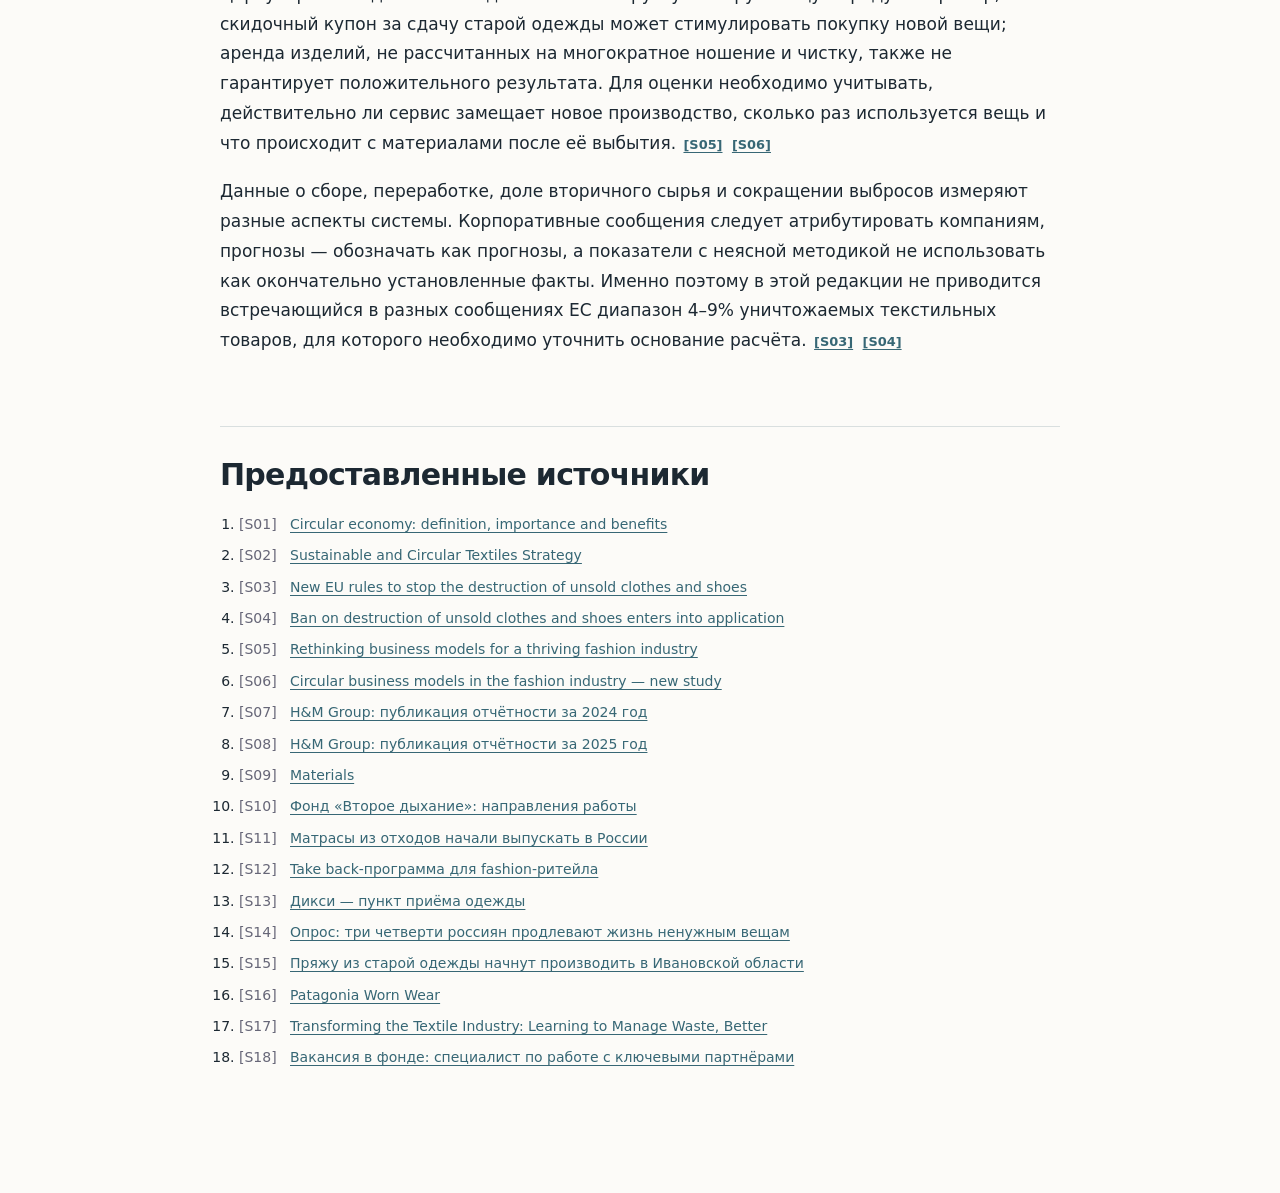
<file: article.html>
<!doctype html><html lang="ru"><head><meta charset="utf-8"><meta name="viewport" content="width=device-width,initial-scale=1"><title>Циркулярная мода — актуализированная статья</title>
<link rel="icon" type="image/png" sizes="any" href="assets/favicon.png?v=293d0399ef">
<style>
:root{--paper:#fcfbf8;--ink:#1c2832;--accent:#376775;--gray:#58636a}
*{box-sizing:border-box}body{margin:0;background:var(--paper);color:var(--ink);font:17px/1.75 system-ui,-apple-system,'Segoe UI',sans-serif}main{max-width:900px;margin:0 auto;padding:68px 30px 110px}.eyebrow{text-transform:uppercase;letter-spacing:.16em;font:700 12px/1.5 system-ui;color:var(--accent)}h1{font-size:clamp(42px,6vw,72px);line-height:1.06;letter-spacing:-.045em;margin:20px 0 34px}h2{font-size:30px;line-height:1.2;letter-spacing:-.025em;margin:70px 0 20px;border-top:1px solid #d9dfdf;padding-top:30px}p{margin:0 0 19px}a{color:var(--accent);text-decoration-thickness:1px;text-underline-offset:3px}a:hover{text-decoration-thickness:2px}a.ref{font-size:.76em;white-space:nowrap;padding:0 2px;font-weight:700}.note{background:#eaf0ee;border-left:3px solid var(--accent);padding:15px 20px;border-radius:0 6px 6px 0;color:#30464a;font-size:14px;margin-bottom:40px}.sources{padding-left:19px;font-size:14px;line-height:1.6;word-break:break-word}.sources li{margin-bottom:9px}.source-id{display:inline-block;min-width:51px;color:#667}.meta{color:var(--gray)}@media(max-width:640px){main{padding:32px 19px 70px}body{font-size:16px}h2{font-size:25px;margin-top:50px}h1{font-size:44px}}</style>
</head><body><main><div class="eyebrow">Обновлённая редакция · 12 ноября 2026</div><div class="note">В основе — полный исходный текст, переданный командой. Факты актуализированы только по выданному набору источников. Столбцы ручной проверки O:P Excel остаются для независимого редактора.</div>
<h1>Циркулярная мода</h1>
<p>Циркулярная мода, или круговая мода (англ. circular fashion), — подход к проектированию, производству, использованию и дальнейшему обращению с одеждой, направленный на продление срока её использования, сохранение ценности изделий и материалов и сокращение отходов. Он опирается на принципы циркулярной экономики, в которой приоритет отдают более длительному использованию товаров, ремонту, повторному использованию и, когда это целесообразно, переработке. <a class="ref" href="https://www.europarl.europa.eu/topics/en/article/20151201STO05603/circular-economy-definition-importance-and-benefits" target="_blank" rel="noopener noreferrer">[S01]</a> <a class="ref" href="https://www.ellenmacarthurfoundation.org/fashion-business-models/overview" target="_blank" rel="noopener noreferrer">[S05]</a></p>
<p>Циркулярная мода не означает, что любая одежда из переработанного сырья автоматически экологична или долговечна. Результат зависит также от качества и срока службы вещи, способов её производства и дальнейшего обращения с ней. <a class="ref" href="https://environment.ec.europa.eu/strategy/textiles-strategy_en" target="_blank" rel="noopener noreferrer">[S02]</a> <a class="ref" href="https://www.ellenmacarthurfoundation.org/fashion-business-models/overview" target="_blank" rel="noopener noreferrer">[S05]</a></p>
<h2 id="section-3">Описание</h2>
<p>Циркулярная мода противопоставляется линейной модели «произвести — использовать — выбросить». Её практики включают более длительное ношение вещей, передачу другим людям, совместное использование, аренду, ремонт, восстановление, переделку и переработку материалов. Европейский парламент использует сходный перечень для объяснения циркулярной экономики в целом; его определение не следует выдавать за отдельное юридическое определение именно циркулярной моды. <a class="ref" href="https://www.europarl.europa.eu/topics/en/article/20151201STO05603/circular-economy-definition-importance-and-benefits" target="_blank" rel="noopener noreferrer">[S01]</a> <a class="ref" href="https://www.ellenmacarthurfoundation.org/fashion-business-models/overview" target="_blank" rel="noopener noreferrer">[S05]</a></p>
<p>При проектировании одежды в таком подходе учитывают долговечность, ремонтопригодность, возможность повторного использования и переработки. Использование переработанного сырья может быть частью стратегии, но само по себе не подтверждает ни долгий срок службы конкретной вещи, ни снижение суммарного воздействия производства. Европейская комиссия перечисляет долговечность, ремонтопригодность, перерабатываемость и долю вторичных волокон как разные целевые свойства текстиля. <a class="ref" href="https://environment.ec.europa.eu/strategy/textiles-strategy_en" target="_blank" rel="noopener noreferrer">[S02]</a></p>
<p>Переработка — не единственный и не всегда первый способ сохранить ценность изделия. Пригодную одежду можно продолжать носить или передать другому человеку, повреждённую — ремонтировать или переделывать. Даже организованный сбор вещей не гарантирует, что всё собранное станет новой одеждой. <a class="ref" href="https://www.ellenmacarthurfoundation.org/fashion-business-models/overview" target="_blank" rel="noopener noreferrer">[S05]</a> <a class="ref" href="https://vtoroe.ru/" target="_blank" rel="noopener noreferrer">[S10]</a> <a class="ref" href="https://wedocs.unep.org/entities/publication/44b5ed72-939d-4db5-8b3c-7e306c13208d" target="_blank" rel="noopener noreferrer">[S17]</a></p>
<h2 id="section-7">Экологические аспекты</h2>
<p>По данным Программы ООН по окружающей среде (UNEP), в мире ежегодно образуется около 92 млн тонн текстильных отходов. В 2023 году лишь 8% текстильных волокон производилось из переработанных источников, а на переработку старого текстиля в новое текстильное волокно приходилось менее 1% мирового рынка волокон. Это показатели разных процессов; их нельзя складывать или подменять одним общим «процентом переработки одежды». <a class="ref" href="https://wedocs.unep.org/entities/publication/44b5ed72-939d-4db5-8b3c-7e306c13208d" target="_blank" rel="noopener noreferrer">[S17]</a></p>
<p>Европейская комиссия указывает, что в Евросоюзе ежегодно выбрасывают приблизительно 5 млн тонн одежды. По данным той же страницы, около 1% материала, содержащегося в одежде, перерабатывается в новую одежду. Эта европейская характеристика не тождественна глобальной оценке UNEP о доле переработки текстиля в текстильное волокно: отличаются объекты и основания расчёта. <a class="ref" href="https://environment.ec.europa.eu/strategy/textiles-strategy_en" target="_blank" rel="noopener noreferrer">[S02]</a> <a class="ref" href="https://wedocs.unep.org/entities/publication/44b5ed72-939d-4db5-8b3c-7e306c13208d" target="_blank" rel="noopener noreferrer">[S17]</a></p>
<p>По данным исследования Ellen MacArthur Foundation, с 2000 по 2015 год мировое производство одежды удвоилось, а среднее число использований вещи до выбытия сократилось на 36%. Это исторические оценки для указанного периода, а не показатель за 2026 год. <a class="ref" href="https://www.ellenmacarthurfoundation.org/fashion-business-models/overview" target="_blank" rel="noopener noreferrer">[S05]</a></p>
<h2 id="section-11">Циркулярные бизнес-модели</h2>
<p>Ellen MacArthur Foundation выделяет четыре распространённые модели: перепродажу (resale), аренду (rental), ремонт (repair) и создание новых изделий из уже существующих вещей или компонентов (remaking). Эти модели могут приносить доход без обязательного производства новой вещи, но экологический эффект зависит от того, сокращают ли они выпуск новых изделий и расход ресурсов. <a class="ref" href="https://www.ellenmacarthurfoundation.org/fashion-business-models/overview" target="_blank" rel="noopener noreferrer">[S05]</a></p>
<p>В исследовании, опубликованном в 2021 году, фонд оценивал рынок подобных моделей более чем в 73 млрд долларов США и предполагал возможность его увеличения до 700 млрд долларов, или примерно 23% глобального рынка моды, к 2030 году. Последняя цифра — прогноз, а не достигнутый результат. <a class="ref" href="https://www.ellenmacarthurfoundation.org/fashion-business-models/overview" target="_blank" rel="noopener noreferrer">[S05]</a> <a class="ref" href="https://www.ellenmacarthurfoundation.org/news/circular-business-models-in-the-fashion-industry" target="_blank" rel="noopener noreferrer">[S06]</a></p>
<p>Пример коммерческой практики — программа Worn Wear компании Patagonia, объединяющая уход за вещами, ремонт, покупку подержанной одежды и приём использованных изделий в обмен на кредит. Описание программы подтверждает наличие этих услуг, но не измеряет само по себе их экологический результат. <a class="ref" href="https://www.patagonia.com/worn-wear/" target="_blank" rel="noopener noreferrer">[S16]</a></p>
<p>По данным самой H&amp;M Group, доля переработанных материалов в продукции компании выросла с 29,5% в 2024 году до 32% в 2025 году. Компания также сообщает, что в 2025 году перепродажа обеспечила 0,8% её оборота. Другая корпоративная величина — 91% материалов, соответствующих её требованиям к происхождению, включая переработанные, — не равна доле фактически переработанных материалов. Эти сведения являются отчётностью компании, а не независимым доказательством экологической эффективности всей её бизнес-модели. <a class="ref" href="https://hmgroup.com/news/h-m-hennes-mauritz-ab-publishes-its-annual-and-sustainability-report-2024/" target="_blank" rel="noopener noreferrer">[S07]</a> <a class="ref" href="https://hmgroup.com/news/h-m-hennes-mauritz-ab-publishes-its-annual-and-sustainability-report-2025/" target="_blank" rel="noopener noreferrer">[S08]</a> <a class="ref" href="https://hmgroup.com/sustainability/product-lifecycle/materials/" target="_blank" rel="noopener noreferrer">[S09]</a></p>
<h2 id="section-16">Европейский союз</h2>
<p>Европейский союз развивает нормативную базу для более устойчивого производства и потребления текстиля. План действий ЕС по циркулярной экономике был принят 11 марта 2020 года. Стратегию ЕС по устойчивому и циркулярному текстилю Еврокомиссия приняла 30 марта 2022 года в развитие этого плана. Следовательно, изложенное в более ранней версии статьи утверждение о создании плана действий «в рамках» стратегии 2022 года неточно. <a class="ref" href="https://environment.ec.europa.eu/strategy/textiles-strategy_en" target="_blank" rel="noopener noreferrer">[S02]</a></p>
<p>Стратегия описывает цели к 2030 году: текстильные изделия на рынке ЕС должны быть долговечными, ремонтопригодными и пригодными для переработки, а услуги повторного использования и ремонта — доступнее. Среди предусмотренных действий назван цифровой паспорт изделия. Эти стратегические ориентиры не означают, что каждый пункт уже вступил в силу как обязательное требование ко всей одежде. <a class="ref" href="https://environment.ec.europa.eu/strategy/textiles-strategy_en" target="_blank" rel="noopener noreferrer">[S02]</a></p>
<p>С 19 июля 2026 года в ЕС действует запрет на уничтожение непроданной одежды, аксессуаров и обуви крупными компаниями. Для средних предприятий применение аналогичного запрета предусмотрено с 19 июля 2030 года. Исключения допускаются в ограниченных случаях, в том числе для небезопасных, повреждённых или контрафактных товаров; соблюдение правил контролируют национальные органы. <a class="ref" href="https://environment.ec.europa.eu/news/new-eu-rules-stop-destruction-unsold-clothes-and-shoes-2026-02-09_en" target="_blank" rel="noopener noreferrer">[S03]</a> <a class="ref" href="https://environment.ec.europa.eu/news/ban-destruction-unsold-clothes-and-shoes-enters-application-2026-07-17_en" target="_blank" rel="noopener noreferrer">[S04]</a></p>
<p>Отдельно предусмотрен стандартизированный формат раскрытия информации о непроданных потребительских товарах, направляемых в отходы; соответствующие требования к формату заявлены с февраля 2027 года. Эту дату нельзя смешивать с началом применения запрета на уничтожение одежды. <a class="ref" href="https://environment.ec.europa.eu/news/new-eu-rules-stop-destruction-unsold-clothes-and-shoes-2026-02-09_en" target="_blank" rel="noopener noreferrer">[S03]</a></p>
<h2 id="section-21">Россия</h2>
<p>В России существуют практики сбора, повторного использования и переработки одежды. Вместе с тем рассматриваемый набор источников не позволяет сделать исчерпывающий вывод о наличии или отсутствии всех нормативных документов, регулирующих циркулярную моду. Поэтому утверждение об их полном отсутствии не используется. <a class="ref" href="https://vtoroe.ru/" target="_blank" rel="noopener noreferrer">[S10]</a> <a class="ref" href="https://reo.ru/tpost/bl0mehayj1-matrasi-iz-othodov-nachali-vipuskat-v-ro" target="_blank" rel="noopener noreferrer">[S11]</a> <a class="ref" href="https://reo.ru/tpost/r1scfpb4n1-opros-tri-chetverti-rossiyan-prodlevayut" target="_blank" rel="noopener noreferrer">[S14]</a></p>
<p>Благотворительный фонд «Второе дыхание» сообщает о сборе вещей в Москве и других регионах. Одежду в хорошем состоянии фонд направляет на вещевую помощь или реализует в благотворительном магазине для поддержки своих программ; непригодные для носки изделия могут идти на производство обтирочной ветоши и регенерированного волокна. Фонд также предлагает магазинам программы приёма ненужных вещей от покупателей. Это описание существующей практики, но не оценка общероссийских масштабов её влияния. <a class="ref" href="https://vtoroe.ru/" target="_blank" rel="noopener noreferrer">[S10]</a> <a class="ref" href="https://vtoroe.ru/for-companies/take-back/" target="_blank" rel="noopener noreferrer">[S12]</a></p>
<p>По оценке Российского экологического оператора (РЭО), в стране ежегодно образуется около 1,5 млн тонн потребительских текстильных отходов. В другой публикации РЭО говорится более чем о 1,5 млн тонн текстильных отходов без того же уточнения категории. Эти оценки не следует считать двумя независимыми подтверждениями строго одной и той же величины. <a class="ref" href="https://reo.ru/tpost/r1scfpb4n1-opros-tri-chetverti-rossiyan-prodlevayut" target="_blank" rel="noopener noreferrer">[S14]</a> <a class="ref" href="https://reo.ru/tpost/ffz5tj3141-pryazhu-iz-staroi-odezhdi-nachnut-proizv" target="_blank" rel="noopener noreferrer">[S15]</a></p>
<p>В качестве примера промышленной переработки РЭО приводит предприятие «Втор-Ком» в Челябинске: по информации оператора, за 2025 год оно переработало более 700 тонн бывшей в употреблении одежды. Из полученного материала делают в том числе наполнители для мебели, ватин и шумоизоляционные материалы. При этом производство таких изделий из вторичного текстиля не равнозначно переработке старой одежды в новую одежду. <a class="ref" href="https://reo.ru/tpost/bl0mehayj1-matrasi-iz-othodov-nachali-vipuskat-v-ro" target="_blank" rel="noopener noreferrer">[S11]</a></p>
<p>РЭО также сообщает о проекте создания производства пряжи из вторичного текстиля в Ивановской области. На момент описанного источником соглашения речь шла о планируемом объекте, поэтому его нельзя представлять как уже введённые в эксплуатацию мощности. <a class="ref" href="https://reo.ru/tpost/ffz5tj3141-pryazhu-iz-staroi-odezhdi-nachnut-proizv" target="_blank" rel="noopener noreferrer">[S15]</a></p>
<h2 id="section-27">Ограничения и оценка эффективности</h2>
<p>Циркулярные модели не всегда снижают нагрузку на окружающую среду. Например, скидочный купон за сдачу старой одежды может стимулировать покупку новой вещи; аренда изделий, не рассчитанных на многократное ношение и чистку, также не гарантирует положительного результата. Для оценки необходимо учитывать, действительно ли сервис замещает новое производство, сколько раз используется вещь и что происходит с материалами после её выбытия. <a class="ref" href="https://www.ellenmacarthurfoundation.org/fashion-business-models/overview" target="_blank" rel="noopener noreferrer">[S05]</a> <a class="ref" href="https://www.ellenmacarthurfoundation.org/news/circular-business-models-in-the-fashion-industry" target="_blank" rel="noopener noreferrer">[S06]</a></p>
<p>Данные о сборе, переработке, доле вторичного сырья и сокращении выбросов измеряют разные аспекты системы. Корпоративные сообщения следует атрибутировать компаниям, прогнозы — обозначать как прогнозы, а показатели с неясной методикой не использовать как окончательно установленные факты. Именно поэтому в этой редакции не приводится встречающийся в разных сообщениях ЕС диапазон 4–9% уничтожаемых текстильных товаров, для которого необходимо уточнить основание расчёта. <a class="ref" href="https://environment.ec.europa.eu/news/new-eu-rules-stop-destruction-unsold-clothes-and-shoes-2026-02-09_en" target="_blank" rel="noopener noreferrer">[S03]</a> <a class="ref" href="https://environment.ec.europa.eu/news/ban-destruction-unsold-clothes-and-shoes-enters-application-2026-07-17_en" target="_blank" rel="noopener noreferrer">[S04]</a></p><h2>Предоставленные источники</h2><ol class="sources"><li><span class="source-id">[S01]</span><a href="https://www.europarl.europa.eu/topics/en/article/20151201STO05603/circular-economy-definition-importance-and-benefits" target="_blank" rel="noopener noreferrer">Circular economy: definition, importance and benefits</a></li><li><span class="source-id">[S02]</span><a href="https://environment.ec.europa.eu/strategy/textiles-strategy_en" target="_blank" rel="noopener noreferrer">Sustainable and Circular Textiles Strategy</a></li><li><span class="source-id">[S03]</span><a href="https://environment.ec.europa.eu/news/new-eu-rules-stop-destruction-unsold-clothes-and-shoes-2026-02-09_en" target="_blank" rel="noopener noreferrer">New EU rules to stop the destruction of unsold clothes and shoes</a></li><li><span class="source-id">[S04]</span><a href="https://environment.ec.europa.eu/news/ban-destruction-unsold-clothes-and-shoes-enters-application-2026-07-17_en" target="_blank" rel="noopener noreferrer">Ban on destruction of unsold clothes and shoes enters into application</a></li><li><span class="source-id">[S05]</span><a href="https://www.ellenmacarthurfoundation.org/fashion-business-models/overview" target="_blank" rel="noopener noreferrer">Rethinking business models for a thriving fashion industry</a></li><li><span class="source-id">[S06]</span><a href="https://www.ellenmacarthurfoundation.org/news/circular-business-models-in-the-fashion-industry" target="_blank" rel="noopener noreferrer">Circular business models in the fashion industry — new study</a></li><li><span class="source-id">[S07]</span><a href="https://hmgroup.com/news/h-m-hennes-mauritz-ab-publishes-its-annual-and-sustainability-report-2024/" target="_blank" rel="noopener noreferrer">H&amp;M Group: публикация отчётности за 2024 год</a></li><li><span class="source-id">[S08]</span><a href="https://hmgroup.com/news/h-m-hennes-mauritz-ab-publishes-its-annual-and-sustainability-report-2025/" target="_blank" rel="noopener noreferrer">H&amp;M Group: публикация отчётности за 2025 год</a></li><li><span class="source-id">[S09]</span><a href="https://hmgroup.com/sustainability/product-lifecycle/materials/" target="_blank" rel="noopener noreferrer">Materials</a></li><li><span class="source-id">[S10]</span><a href="https://vtoroe.ru/" target="_blank" rel="noopener noreferrer">Фонд «Второе дыхание»: направления работы</a></li><li><span class="source-id">[S11]</span><a href="https://reo.ru/tpost/bl0mehayj1-matrasi-iz-othodov-nachali-vipuskat-v-ro" target="_blank" rel="noopener noreferrer">Матрасы из отходов начали выпускать в России</a></li><li><span class="source-id">[S12]</span><a href="https://vtoroe.ru/for-companies/take-back/" target="_blank" rel="noopener noreferrer">Take back-программа для fashion-ритейла</a></li><li><span class="source-id">[S13]</span><a href="https://vtoroe.ru/location/diksi-5/" target="_blank" rel="noopener noreferrer">Дикси — пункт приёма одежды</a></li><li><span class="source-id">[S14]</span><a href="https://reo.ru/tpost/r1scfpb4n1-opros-tri-chetverti-rossiyan-prodlevayut" target="_blank" rel="noopener noreferrer">Опрос: три четверти россиян продлевают жизнь ненужным вещам</a></li><li><span class="source-id">[S15]</span><a href="https://reo.ru/tpost/ffz5tj3141-pryazhu-iz-staroi-odezhdi-nachnut-proizv" target="_blank" rel="noopener noreferrer">Пряжу из старой одежды начнут производить в Ивановской области</a></li><li><span class="source-id">[S16]</span><a href="https://www.patagonia.com/worn-wear/" target="_blank" rel="noopener noreferrer">Patagonia Worn Wear</a></li><li><span class="source-id">[S17]</span><a href="https://wedocs.unep.org/entities/publication/44b5ed72-939d-4db5-8b3c-7e306c13208d" target="_blank" rel="noopener noreferrer">Transforming the Textile Industry: Learning to Manage Waste, Better</a></li><li><span class="source-id">[S18]</span><a href="https://vtoroe.ru/2026/10/08/vakansiya-v-fonde-spetsialist-po-rabote-s-key-partnerami/" target="_blank" rel="noopener noreferrer">Вакансия в фонде: специалист по работе с ключевыми партнёрами</a></li></ol></main></body></html>
</file>
<file: styles.css>
/* PICK ME AGAIN — styles */
:root{
  --pink:#F3A9C8; --yellow:#E3D98A; --lilac:#C9B3F2; --green:#8BC83D; --ink:#141210;
  --graphite:#24251F; --sign:#ece6d3;
  --acc:var(--pink);
  --font:'Onest',system-ui,-apple-system,'Segoe UI',sans-serif;
  --mono:'JetBrains Mono',ui-monospace,SFMono-Regular,Menlo,monospace;
}
*{box-sizing:border-box}
html{scroll-behavior:smooth;background:#0d0b0c}
body{margin:0;font-family:var(--font);color:#fff;background:#0d0b0c;-webkit-font-smoothing:antialiased;overflow-x:hidden}
img{max-width:100%}
a{color:inherit}
button{font:inherit;color:inherit}
:focus-visible{outline:2px solid var(--acc);outline-offset:3px}
.mono{font-family:var(--mono);letter-spacing:.08em}
.dim{color:rgba(255,255,255,.62)}
.small{font-size:13px;line-height:1.55}
.acc{color:var(--acc)}
.skip{position:fixed;left:12px;top:-60px;z-index:100;background:var(--sign);color:var(--ink);padding:10px 14px;border-radius:3px}
.skip:focus{top:12px}

/* global layers */
.grain{position:fixed;inset:-50%;z-index:60;pointer-events:none;opacity:.10;mix-blend-mode:overlay;
  background-image:url("data:image/svg+xml;utf8,<svg xmlns='http://www.w3.org/2000/svg' width='220' height='220'><filter id='n'><feTurbulence type='fractalNoise' baseFrequency='.9' numOctaves='2' stitchTiles='stitch'/><feColorMatrix type='saturate' values='0'/></filter><rect width='100%' height='100%' filter='url(%23n)'/></svg>");
  animation:grain 1.2s steps(6) infinite}
@keyframes grain{0%{transform:translate(0,0)}20%{transform:translate(-3%,2%)}40%{transform:translate(2%,-3%)}60%{transform:translate(-2%,-1%)}80%{transform:translate(3%,3%)}100%{transform:translate(0,0)}}
.tube{position:fixed;left:0;right:0;top:0;height:2px;z-index:70;background:var(--acc);box-shadow:0 0 22px 5px color-mix(in srgb,var(--acc) 40%,transparent);opacity:.75;transition:background .8s,box-shadow .8s;animation:tube 7s infinite}
@keyframes tube{0%,91%,100%{opacity:.75}92%{opacity:.15}93%{opacity:.8}94.5%{opacity:.2}95.5%{opacity:.75}}

.topbar{position:fixed;left:0;right:0;top:0;z-index:65;display:flex;align-items:center;gap:16px;padding:14px 24px;pointer-events:none}
.topbar>*{pointer-events:auto}
.topbar__logo{font-weight:800;letter-spacing:-.02em;font-size:15px;opacity:.9}
.topbar__loc{font-size:11px;color:var(--acc);transition:color .6s}
.sound{margin-left:auto;display:flex;align-items:center;gap:10px;background:rgba(14,12,14,.55);backdrop-filter:blur(8px);border:1px solid rgba(255,255,255,.22);border-radius:3px;padding:9px 13px;cursor:pointer;font-size:11px;min-height:40px}
.sound__bars{display:flex;gap:2px;align-items:flex-end;height:14px}
.sound__bars i{width:3px;height:4px;background:var(--acc);transition:height .2s}
.sound[aria-pressed="true"] .sound__bars i{animation:bars .9s ease-in-out infinite}
.sound[aria-pressed="true"] .sound__bars i:nth-child(2){animation-delay:.15s}.sound[aria-pressed="true"] .sound__bars i:nth-child(3){animation-delay:.3s}.sound[aria-pressed="true"] .sound__bars i:nth-child(4){animation-delay:.45s}
@keyframes bars{0%,100%{height:3px}50%{height:14px}}

.loc-nav{position:fixed;right:24px;top:50%;transform:translateY(-50%);z-index:65;display:flex;flex-direction:column;gap:12px}
.loc-nav a{display:flex;align-items:center;justify-content:flex-end;gap:10px;text-decoration:none;font-family:var(--mono);font-size:10.5px;letter-spacing:.08em;color:rgba(255,255,255,.45);transition:color .3s}
.loc-nav a span{opacity:0;transform:translateX(6px);transition:.3s}
.loc-nav:hover a span{opacity:1;transform:none}
.loc-nav:hover{background:rgba(10,8,10,.7);backdrop-filter:blur(8px);padding:12px;margin:-12px;border-radius:6px}
.loc-nav a i{width:8px;height:2px;background:rgba(255,255,255,.35);transition:.3s}
.loc-nav a.is-on{color:var(--acc)}.loc-nav a.is-on i{width:26px;background:var(--acc)}

/* sections */
.loc{position:relative;overflow:hidden}
.bg{position:absolute;inset:-8% 0;background:var(--bg) center/cover no-repeat;will-change:transform;z-index:0}
.bg--top{inset:0 0 auto 0;height:min(110vh,980px);background-position:top center}
.loc__inner{position:relative;z-index:2;max-width:1240px;margin:0 auto;padding:0 clamp(20px,5vw,72px)}
.sign{display:inline-flex;align-items:center;gap:12px;padding:8px 14px 8px 10px;background:var(--sign);color:#1c1b16;border-radius:3px;box-shadow:0 2px 0 rgba(0,0,0,.3);font-size:12px;font-weight:600}
.sign b{font-size:19px;line-height:1}
.h-loc{margin:22px 0 0;font-size:clamp(56px,8.5vw,112px);line-height:.9;font-weight:800;letter-spacing:-.04em;text-transform:uppercase;color:var(--acc)}
.lead{font-size:clamp(17px,1.6vw,21px);font-weight:300;line-height:1.5;color:rgba(255,255,255,.86);max-width:560px;margin:22px 0 0}
.kicker{font-size:12px;color:var(--acc);margin:0 0 16px}
.panel{background:rgba(14,12,14,.62);backdrop-filter:blur(10px);-webkit-backdrop-filter:blur(10px);border:1px solid color-mix(in srgb,var(--acc) 28%,transparent);border-radius:6px}
.src{font-family:var(--mono);font-size:.82em;color:var(--acc);text-decoration:none;white-space:nowrap}
.src:hover{text-decoration:underline}
h3{font-size:24px;font-weight:700;margin:0;letter-spacing:-.01em}
.subhead{margin-top:90px}

/* reveal */
.reveal{opacity:0;transform:translateY(28px);transition:opacity .9s ease,transform .9s cubic-bezier(.2,.7,.2,1)}
.reveal.is-in{opacity:1;transform:none}

/* thresholds (transitions) */
.threshold{position:relative;height:42vh;min-height:260px;display:grid;place-items:center;overflow:hidden;z-index:3}
.threshold span{font-size:12px;color:rgba(255,255,255,.55);text-align:center;padding:0 20px}
.threshold--curtain{background:#140a10;height:60vh}
.curtain{position:absolute;top:0;bottom:0;width:51%;background:repeating-linear-gradient(90deg,#5b2a45 0 24px,#6e3454 24px 40px,#4a2238 40px 58px);box-shadow:inset 0 -60px 80px rgba(0,0,0,.5);transition:transform 1.6s cubic-bezier(.6,0,.2,1)}
.curtain--l{left:0;transform:translateX(0)}.curtain--r{right:0;transform:translateX(0)}
.threshold--curtain.is-open .curtain--l{transform:translateX(-96%)}.threshold--curtain.is-open .curtain--r{transform:translateX(96%)}
.threshold--flicker{background:linear-gradient(#1a0d16,#1c1b0e)}
.threshold--flicker::before{content:"";position:absolute;left:10%;right:10%;top:30%;height:3px;background:var(--yellow);box-shadow:0 0 30px 8px rgba(227,217,138,.4);animation:flick 3.2s infinite}
@keyframes flick{0%,40%,44%,100%{opacity:.9}41%,43%{opacity:.1}70%{opacity:.6}72%{opacity:.95}}
.threshold--dark{background:linear-gradient(#1a190e,#120c14)}
.threshold--dark::before{content:"";position:absolute;inset:0;background:radial-gradient(circle at 50% 30%,rgba(201,179,242,.18),transparent 45%);animation:flick 5s infinite}
.threshold--green{background:linear-gradient(#120c14,#0e1408)}
.threshold--green::before{content:"";position:absolute;width:160px;height:160px;border-radius:50%;background:radial-gradient(circle,rgba(139,200,61,.55),transparent 70%);filter:blur(10px);animation:pulse 3s ease-in-out infinite}
@keyframes pulse{0%,100%{transform:scale(.8);opacity:.6}50%{transform:scale(1.15);opacity:1}}

/* doll */
.doll{position:relative;width:240px;aspect-ratio:290/986}
.doll img{position:absolute;display:block;pointer-events:none;filter:drop-shadow(0 4px 6px rgba(10,6,14,.35));transition:opacity .6s,transform .6s,filter .4s}
.doll img.base{position:relative;width:100%;filter:drop-shadow(0 30px 40px rgba(0,0,0,.5))}
.doll img.is-focus{filter:drop-shadow(0 0 10px var(--acc)) drop-shadow(0 0 2px var(--acc))}
.doll img.is-new{animation:sew 1.1s ease both}
@keyframes sew{0%{opacity:0;transform:translateY(-14px) scale(1.04);filter:brightness(2) drop-shadow(0 0 14px var(--acc))}100%{opacity:1;transform:none}}
.doll .float{animation:float 6s ease-in-out infinite}

/* PROLOGUE */
.loc--prologue{height:100vh;min-height:560px;background:#000}
.prologue__media,.prologue__media video,.prologue__still{position:absolute;inset:0;width:100%;height:100%;object-fit:cover}
.prologue__still{opacity:0;transition:opacity .6s}
.loc--prologue.is-ended .prologue__still{opacity:1}
.loc--prologue::after{content:"";position:absolute;inset:0;background:linear-gradient(180deg,rgba(0,0,0,.35) 0%,rgba(0,0,0,0) 30%,rgba(8,5,10,.85) 100%);z-index:1}
.prologue__meta{position:absolute;left:clamp(20px,4vw,56px);top:72px;z-index:2;font-size:11px}
.rec{color:#ff6b6b;animation:blink 1.2s steps(2) infinite}
@keyframes blink{50%{opacity:.2}}
.prologue__title{position:absolute;left:clamp(20px,5vw,64px);bottom:clamp(70px,10vh,96px);z-index:2;opacity:0;transform:translateY(20px);transition:1.2s ease}
.loc--prologue.is-title .prologue__title{opacity:1;transform:none}
.prologue__title h1{margin:0;font-size:clamp(64px,11vw,148px);line-height:.86;font-weight:800;letter-spacing:-.045em;color:#f4eef0}
.replay{margin-top:22px;background:none;border:1px solid rgba(255,255,255,.3);border-radius:3px;padding:9px 12px;font-size:11px;cursor:pointer;color:rgba(255,255,255,.75)}
.scrolldown{position:absolute;left:50%;bottom:24px;transform:translateX(-50%);z-index:2;display:flex;flex-direction:column;align-items:center;gap:8px;font-size:10.5px;letter-spacing:.24em;color:rgba(255,255,255,.75);text-decoration:none}
.scrolldown svg{animation:down 1.8s ease-in-out infinite}
@keyframes down{50%{transform:translateY(6px)}}

/* FITTING */
.loc--fitting{min-height:100vh;padding:110px 0 90px}
.loc--fitting .bg::after,.loc--workshop .bg::after{content:"";position:absolute;inset:0;background:radial-gradient(ellipse at 50% 45%,rgba(20,8,16,0) 0%,rgba(20,8,16,.55) 60%,rgba(14,6,12,.94) 100%)}
.loc--workshop .bg::after{background:radial-gradient(ellipse at 48% 50%,rgba(10,14,5,0) 0%,rgba(10,14,5,.55) 55%,rgba(8,10,4,.95) 100%)}
.fitting{display:grid;grid-template-columns:minmax(0,380px) 1fr minmax(0,320px);gap:40px;align-items:center;max-width:1300px}
.fitting__doll{display:grid;place-items:center}
.fitting__doll .doll,.workshop__doll .doll{width:min(clamp(180px,17vw,250px),calc((100vh - 150px) * .294))}
.voice{font-size:18px;font-weight:300;line-height:1.55;margin:22px 0;color:rgba(255,255,255,.9);min-height:84px}
.items{display:flex;flex-direction:column;gap:8px}
.item{all:unset;cursor:pointer;display:flex;align-items:center;gap:14px;padding:8px 14px 8px 8px;background:rgba(14,12,14,.6);backdrop-filter:blur(8px);border:1px solid color-mix(in srgb,var(--acc) 25%,transparent);border-radius:6px;transition:.25s}
.item:hover{border-color:var(--acc)}
.item[aria-selected="true"]{border-color:var(--acc);background:color-mix(in srgb,var(--acc) 14%,rgba(14,12,14,.6))}
.item img{width:54px;height:54px;object-fit:contain}
.item b{display:block;font-size:16px}
.item small{font-family:var(--mono);font-size:10.5px;letter-spacing:.06em;color:rgba(255,255,255,.6)}
.hint{font-size:11px;color:var(--acc);margin-top:18px}
.fitting__card{padding:24px;display:flex;flex-direction:column;gap:14px}
.fitting__card h3{font-size:30px;font-weight:800}
.kv{display:grid;grid-template-columns:110px 1fr;gap:10px 12px;font-size:14px;line-height:1.45}
.kv dt{color:rgba(255,255,255,.55)}.kv dd{margin:0}

/* SHOP */
.loc--shop{background:#1a190e;padding:120px 0 120px}
.loc--shop .bg::after{content:"";position:absolute;inset:0;background:linear-gradient(180deg,rgba(26,25,14,.15) 0%,rgba(26,25,14,.55) 45%,#1a190e 100%)}
.loc--waste .bg::after{content:"";position:absolute;inset:0;background:linear-gradient(180deg,rgba(18,12,20,.15) 0%,rgba(18,12,20,.6) 45%,#120c14 100%)}
.loc__head{min-height:52vh}
.legend{display:flex;flex-wrap:wrap;gap:10px;align-items:center;font-size:11px;margin:20px 0 18px}
.stats{display:grid;grid-template-columns:repeat(4,minmax(0,1fr));gap:14px}
.stat{padding:22px;display:flex;flex-direction:column;gap:12px;align-items:flex-start}
.stat__num{font-size:clamp(44px,4.6vw,64px);line-height:1;font-weight:800;letter-spacing:-.03em;color:var(--acc)}
.stat__num small{font-size:.32em;font-weight:500;margin-left:6px;letter-spacing:0}
.stat p{margin:0;font-size:14px;line-height:1.5;color:rgba(255,255,255,.8)}
/* WASTE */
.loc--waste{background:#120c14;padding:120px 0 120px}
.routes{display:grid;grid-template-columns:300px 1fr;gap:48px;align-items:start;margin-top:10px}
.container{all:unset;cursor:pointer;height:300px;display:flex;flex-direction:column;align-items:center;justify-content:center;gap:14px;background:rgba(14,12,14,.62);backdrop-filter:blur(10px);border:1px solid color-mix(in srgb,var(--acc) 40%,transparent);border-radius:6px;box-shadow:0 0 40px color-mix(in srgb,var(--acc) 15%,transparent);transition:.4s;position:sticky;top:90px}
.container:hover{box-shadow:0 0 60px color-mix(in srgb,var(--acc) 30%,transparent)}
.container__icon{width:100px;color:var(--acc)}
.container__icon .lid{transform-origin:102px 34px;transition:transform .6s cubic-bezier(.3,1.5,.5,1)}
.container[aria-expanded="true"] .container__icon .lid{transform:translateY(-32.484px) rotate(-28deg) translate(-4px,-10px)}
.container__label{font-size:18px;font-weight:700}
.container .mono{font-size:10.5px}
/* WORKSHOP */
.loc--workshop{min-height:100vh;padding:110px 0 70px}
.workshop{display:grid;grid-template-columns:minmax(0,450px) 1fr minmax(0,310px);gap:36px;align-items:center;max-width:1300px}
.workshop__doll{position:relative;display:grid;place-items:center}
.stitch{position:absolute;width:320px;left:50%;top:40%;transform:translate(-50%,-50%);pointer-events:none;opacity:0}
.stitch path{fill:none;stroke:var(--acc);stroke-width:3;stroke-dasharray:10 8;stroke-linecap:round}
.stitch.is-run{animation:stitch 1.1s ease forwards}
@keyframes stitch{0%{opacity:1;clip-path:inset(0 100% 0 0)}80%{opacity:1;clip-path:inset(0 0 0 0)}100%{opacity:0;clip-path:inset(0 0 0 0)}}
.w-items{display:grid;grid-template-columns:repeat(4,minmax(0,1fr));gap:8px;margin:18px 0}
.w-item{all:unset;cursor:pointer;display:flex;flex-direction:column;align-items:center;gap:6px;padding:10px 6px;text-align:center;background:rgba(14,12,14,.6);backdrop-filter:blur(8px);border:1px solid color-mix(in srgb,var(--acc) 25%,transparent);border-radius:6px;transition:.25s}
.w-item[aria-selected="true"]{border-color:var(--acc);background:color-mix(in srgb,var(--acc) 14%,rgba(14,12,14,.6))}
.w-item img{width:64px;height:64px;object-fit:contain;transition:.4s}
.w-item.is-gone img{opacity:.3;filter:grayscale(1)}
.w-item b{font-size:13px}
.w-item small{font-family:var(--mono);font-size:9.5px;letter-spacing:.06em;color:rgba(255,255,255,.55)}
.w-item.is-done small{color:var(--acc)}
/* FINAL */
.loc--final{background:radial-gradient(ellipse at 45% 25%,#26301a 0%,#121410 50%,#0c0d0a 100%);padding:120px 0 80px}
.final{display:grid;grid-template-columns:minmax(0,340px) 1fr minmax(0,400px);gap:40px;align-items:start;max-width:1300px}
.ledger{margin-top:40px}
.ledger .mono{font-size:10.5px}
.led{display:flex;justify-content:space-between;gap:10px;padding:10px 0;border-top:1px solid rgba(255,255,255,.12);font-size:14px}
.led span:first-child{color:rgba(255,255,255,.62)}
.led span:last-child{font-family:var(--mono);font-size:12.5px;text-align:right}
.sources{display:grid;grid-template-columns:minmax(0,360px) 1fr;gap:40px;margin-top:110px;padding-top:40px;border-top:1px solid rgba(255,255,255,.14);max-width:1300px}
.sources__about p{font-size:14px;line-height:1.6;color:rgba(255,255,255,.78)}
.src-list{margin:0;padding:0;list-style:none;display:grid;grid-template-columns:repeat(2,minmax(0,1fr));gap:4px 28px}
.src-list li{padding:9px 0;border-top:1px solid rgba(255,255,255,.1);font-size:13px;line-height:1.4;display:grid;grid-template-columns:44px 1fr;gap:6px}
.src-list li:target{background:color-mix(in srgb,var(--acc) 18%,transparent)}
.src-list a{color:rgba(255,255,255,.85)}
.src-list .mono{color:var(--acc);font-size:11.5px}
.src-list em{font-style:normal;color:rgba(255,255,255,.5);font-size:12px}

/* responsive */
@media (max-width:1100px){
  .fitting,.workshop,.final{grid-template-columns:1fr 1fr}
  .fitting__card,.w-card{grid-column:1/-1}
  .final__concl{grid-column:1/-1}
  .stats,.waste-grid,.flips{grid-template-columns:repeat(2,minmax(0,1fr))}
  .tl__items{grid-template-columns:repeat(3,minmax(0,1fr))}
}
@media (max-width:760px){
  .loc-nav{display:none}
  .topbar{background:linear-gradient(rgba(10,8,10,.85),rgba(10,8,10,0));padding:10px 14px}
  .topbar__loc{display:inline}
  .topbar__logo{font-size:13px}
  .sound{padding:7px 10px}
  #soundLabel{display:none}
  .fitting,.workshop,.final{grid-template-columns:1fr;gap:26px}
  .fitting__doll,.workshop__doll{order:-1}
  .fitting__doll .doll,.workshop__doll .doll{width:150px}
  .loc--fitting,.loc--workshop{padding-top:80px}
  .items{flex-direction:row;overflow-x:auto;padding-bottom:4px}
  .item{flex:none;flex-direction:column;padding:8px;gap:4px;width:86px;text-align:center}
  .item small{display:none}
  .voice{min-height:0;font-size:16px}
  .stats,.waste-grid,.flips{grid-template-columns:1fr}
  .racks__grid{grid-template-columns:1fr}
  .routes{grid-template-columns:1fr}
  .container{position:relative;top:0;height:200px}
  .tl__items{grid-template-columns:1fr}
  .tl__now{left:50%}
  .src-list{grid-template-columns:1fr}
  .sources{grid-template-columns:1fr}
  .loc__head{min-height:42vh}
  .w-items{grid-template-columns:repeat(4,minmax(0,1fr))}
  .w-item img{width:46px;height:46px}
  .w-item b{font-size:11px}
  .ba__frame{width:200px}
  .threshold{height:28vh;min-height:180px}
}
@media (prefers-reduced-motion:reduce){
  *,*::before,*::after{animation:none!important;transition:none!important}
  .reveal{opacity:1;transform:none}
  .route{opacity:1;filter:none;transform:none}
  .grain{display:none}
  .curtain{display:none}
  .model .lp{stroke-dashoffset:0}.model .lt{opacity:1}
  .rack i{opacity:1;transform:none}
  .wear i{width:var(--w)}
  .tl__fill{width:56%}
  .loc--prologue .prologue__title{opacity:1;transform:none}
}

.final .h-loc{font-size:clamp(48px,5.6vw,84px)}
.loc--fitting,.loc--workshop{display:flex;flex-direction:column;justify-content:center}
.loc--workshop .models{margin-top:34px}
.fitting>*,.workshop>*,.final>*,.routes>*,.sources>*{min-width:0}
@media (max-width:760px){.topbar__logo{display:none}.kv{grid-template-columns:96px 1fr}}

/* ===== v3 components ===== */
.sub{margin:16px 0 0;font-size:clamp(19px,1.9vw,26px);font-weight:500;line-height:1.3;color:#fff;max-width:640px}
.kick{font-size:11px;letter-spacing:.14em}
.instr{color:var(--acc);font-size:16px;line-height:1.5;margin:22px 0 14px}
.instr-d{font-size:16px;line-height:1.55;color:rgba(255,255,255,.82);margin:14px 0 0}
.intro{max-width:780px;margin:30px 0 0}
.intro p{font-size:clamp(17px,1.5vw,20px);font-weight:300;line-height:1.6;color:rgba(255,255,255,.9);margin:0 0 14px}
.sxs{display:flex;flex-wrap:wrap;gap:6px}
.sx{all:unset;cursor:pointer;display:inline-flex;align-items:center;height:26px;padding:0 9px;border:1px solid var(--acc);border-radius:13px;font-family:var(--mono);font-size:12px;color:var(--acc);transition:.2s;position:relative}
.sx::after{content:"";position:absolute;inset:-9px -3px}
.sx:hover,.sx[aria-expanded="true"]{background:var(--acc);color:var(--ink)}
.srcpop{position:fixed;z-index:90;width:min(340px,calc(100vw - 24px));box-sizing:border-box;padding:16px 40px 16px 16px;background:rgba(14,12,14,.95);backdrop-filter:blur(12px);border:1px solid var(--acc);border-radius:6px;display:flex;flex-direction:column;gap:6px;box-shadow:0 20px 50px rgba(0,0,0,.5)}
.srcpop[hidden]{display:none}
.srcpop .acc{color:var(--acc);font-size:12px}
.srcpop b{font-size:15px;line-height:1.35}
.srcpop .dim{font-size:13px}
.srcpop a{color:var(--acc);font-size:14px;margin-top:4px}
.srcpop__close{position:absolute;right:6px;top:6px;width:32px;height:32px;background:none;border:0;color:#fff;font-size:20px;cursor:pointer}
.band{position:relative;z-index:3;max-width:860px;margin:0;padding:0 24px;text-align:center;font-size:clamp(20px,2.2vw,30px);font-weight:300;line-height:1.45;color:#fff}
.threshold{flex-direction:column}
.threshold--green2{background:linear-gradient(#0e1408,#10130b)}
.threshold--green2::before{content:"";position:absolute;left:20%;right:20%;top:40%;height:2px;background:var(--green);box-shadow:0 0 30px 8px rgba(139,200,61,.35);animation:flick 4s infinite}

/* fitting */
.fitting__card{padding:26px;display:flex;flex-direction:column;gap:12px}
.fitting__card .state{font-size:11.5px;letter-spacing:.06em}
.fitting__card p{margin:0;font-size:16px;line-height:1.55;color:rgba(255,255,255,.9)}
.voice{min-height:0;font-size:17px;margin:18px 0 0}

/* shop */
.zone{margin-top:70px;scroll-margin-top:80px}
.stats2{display:grid;grid-template-columns:1fr 1fr;gap:20px}
.stat{padding:clamp(22px,2.6vw,34px);gap:14px}
.stat__num{font-size:clamp(76px,8.5vw,124px);line-height:.95;font-weight:800;letter-spacing:-.04em;color:var(--acc)}
.stat__num small{font-size:.3em;font-weight:600;margin-left:8px;letter-spacing:0}
.stat__cap{margin:0;font-size:clamp(17px,1.5vw,21px);line-height:1.45;color:#fff}
.stat__exp{margin:0;font-size:16px;line-height:1.5;color:rgba(255,255,255,.72)}
.stepper{display:flex;align-items:center;gap:16px;margin-top:18px;font-size:13px;color:rgba(255,255,255,.7)}
.btn--ghost{padding:11px 18px;font-size:14px;text-decoration:none;color:#fff}
.model{margin-top:80px;padding:clamp(22px,2.6vw,34px);display:flex;flex-direction:column;gap:20px}
.model .toggle{align-self:flex-start}
.chain{display:none;flex-wrap:wrap;gap:10px;align-items:center}
.chain span{padding:11px 15px;border:1px solid rgba(255,255,255,.4);border-radius:3px;font-size:16px}
.chain i{font-style:normal;color:rgba(255,255,255,.5);font-size:20px}
.chain--circular span{border-color:var(--acc);color:var(--acc)}
.chain--circular i{color:var(--acc)}
.chain span{opacity:0;transform:translateY(8px);animation:chip .5s ease forwards}
.chain>*:nth-child(1){animation-delay:.05s}.chain>*:nth-child(3){animation-delay:.2s}.chain>*:nth-child(5){animation-delay:.35s}.chain>*:nth-child(7){animation-delay:.5s}.chain>*:nth-child(9){animation-delay:.65s}
@keyframes chip{to{opacity:1;transform:none}}
.model__exp{display:none;margin:0;font-size:17px;line-height:1.55;color:rgba(255,255,255,.82);max-width:820px}
.model:not(.is-circular) .chain--linear,.model.is-circular .chain--circular{display:flex}
.model:not(.is-circular) .model__exp--linear,.model.is-circular .model__exp--circular{display:block}

/* waste */
.routes{display:grid;grid-template-columns:300px 1fr;gap:48px;align-items:start}
.container__label{font-size:17px;font-weight:700}
.route-list{display:flex;flex-direction:column}
.route{border-top:1px solid color-mix(in srgb,var(--acc) 25%,transparent);opacity:.15;filter:blur(2px);transform:translateX(18px);transition:opacity .6s,filter .6s,transform .6s}
.route.is-on{opacity:1;filter:none;transform:none}
.route__head{all:unset;cursor:pointer;box-sizing:border-box;width:100%;display:grid;grid-template-columns:40px 1fr 28px;align-items:center;gap:12px;padding:16px 0;min-height:56px}
.route__head b{font-size:19px;font-weight:700}
.route__pm{font-family:var(--mono);font-size:20px;color:var(--acc);text-align:center}
.route__body{display:grid;grid-template-rows:0fr;transition:grid-template-rows .5s ease}
.route__body>div{overflow:hidden;padding-left:52px}
.route.is-open .route__body{grid-template-rows:1fr}
.route__body p{margin:0 0 12px;font-size:16px;line-height:1.55;color:rgba(255,255,255,.85)}
.route.is-open .route__body>div{padding-bottom:18px}
.rare{margin-top:90px;padding:clamp(24px,3vw,40px);display:grid;grid-template-columns:minmax(0,380px) 1fr;gap:48px}
.rare h3{font-size:clamp(22px,2vw,28px);line-height:1.25}
.rare__num{margin-top:18px;font-size:clamp(64px,7vw,100px);line-height:1;font-weight:800;letter-spacing:-.04em;color:var(--acc)}
.rare__right{display:flex;flex-direction:column;gap:16px}
.rare__right p{margin:0;font-size:17px;line-height:1.6;color:rgba(255,255,255,.88)}
.rare__right p.strong{font-weight:600;color:#fff;font-size:18px}
.fibers__grid{display:grid;grid-template-columns:repeat(25,1fr);gap:4px;max-width:520px}
.fibers__grid i{aspect-ratio:1;border-radius:2px;background:rgba(255,255,255,.12);opacity:0}
.rare.is-in .fibers__grid i{animation:dot .4s ease forwards;animation-delay:calc(var(--i)*12ms)}
@keyframes dot{to{opacity:1}}
.fibers__grid i.f-rec{background:color-mix(in srgb,var(--acc) 55%,transparent)}
.fibers__grid i.f-t2t{background:linear-gradient(90deg,var(--acc) 50%,color-mix(in srgb,var(--acc) 55%,transparent) 50%);box-shadow:0 0 10px var(--acc)}
.fibers__legend{display:flex;flex-wrap:wrap;gap:8px 20px;margin-top:10px;font-size:11.5px;color:rgba(255,255,255,.7)}
.fibers__legend i{display:inline-block;width:10px;height:10px;border-radius:2px;margin-right:6px;vertical-align:-1px}
.fibers__legend i.f-rec{background:color-mix(in srgb,var(--acc) 55%,transparent)}
.fibers__legend i.f-t2t{background:linear-gradient(90deg,var(--acc) 50%,color-mix(in srgb,var(--acc) 55%,transparent) 50%)}
.russia{margin-top:90px}
.russia h3{font-size:clamp(24px,2.4vw,32px);margin-bottom:20px}
.cards2{display:grid;grid-template-columns:1fr 1fr;gap:20px}
.card{padding:clamp(22px,2.4vw,32px);display:flex;flex-direction:column;gap:14px;align-items:flex-start}
.card p{margin:0;font-size:17px;line-height:1.6;color:rgba(255,255,255,.9)}
.card h4{margin:0;font-size:clamp(19px,1.6vw,22px);font-weight:700;line-height:1.3}
.card__big{font-size:clamp(56px,5.5vw,76px);line-height:1;font-weight:800;letter-spacing:-.03em;color:var(--acc)}
.note{max-width:760px;margin:22px 0 0;font-size:17px;line-height:1.55;color:rgba(255,255,255,.78)}
.discount{margin-top:90px;padding:clamp(24px,3vw,40px);border:1px dashed var(--acc);border-radius:6px;background:rgba(14,12,14,.5);max-width:920px;display:flex;flex-direction:column;gap:14px}
.discount h3{font-size:clamp(22px,2vw,28px);line-height:1.25}
.discount p{margin:0;font-size:17px;line-height:1.6;color:rgba(255,255,255,.9)}

/* workshop */
.progress{font-size:12px;margin:16px 0 0}
.w-actions b{font-size:18px;display:block;margin-top:4px}
.actions{display:flex;flex-wrap:wrap;gap:8px;margin:12px 0 0}
.act{all:unset;cursor:pointer;box-sizing:border-box;display:inline-flex;align-items:center;min-height:44px;padding:0 16px;border-radius:3px;font-size:14.5px;font-weight:600;border:1px solid rgba(255,255,255,.35);transition:.2s}
.act:hover:not([disabled]){border-color:var(--acc)}
.act--main{border-color:var(--acc);color:var(--acc)}
.act.is-chosen{background:var(--acc);border-color:var(--acc);color:var(--ink);box-shadow:0 0 0 3px #141210,0 0 0 5px #fff}
.act[disabled]{color:rgba(255,255,255,.38);border-style:dashed;border-color:rgba(255,255,255,.22);cursor:not-allowed}
.w-card{padding:24px;display:flex;flex-direction:column;gap:16px;min-height:260px}
.w-card h3{font-size:26px;font-weight:800}
.w-card p{margin:0;font-size:16px;line-height:1.55;color:rgba(255,255,255,.9)}
.w-card .q{display:flex;flex-direction:column;gap:6px}
.w-card .q b{font-size:14px;color:var(--acc)}

/* industry */
.loc--industry{background:radial-gradient(ellipse at 30% 0%,#1f2a14 0%,#10130b 45%,#0b0c08 100%);padding:110px 0 120px}
.h-sci{margin:18px 0 0;font-size:clamp(40px,5.4vw,76px);line-height:.98;font-weight:800;letter-spacing:-.035em;text-transform:uppercase;color:var(--acc);max-width:1100px}
.h-sci--2{margin-top:130px}
.spread{margin:80px 0 20px;font-size:clamp(24px,2.4vw,32px)}
.bar{height:10px;width:100%;max-width:420px;border-radius:5px;background:rgba(255,255,255,.12);overflow:hidden;display:flex}
.bar i,.bar b{display:block;height:100%;width:0;transition:width 1.4s ease .3s}
.bar i{background:var(--acc)}
.bar b{background:repeating-linear-gradient(45deg,color-mix(in srgb,var(--acc) 45%,transparent) 0 6px,transparent 6px 10px)}
.card.is-in .bar i,.card.is-in .bar b{width:var(--w)}
.timeline{margin-top:40px}
.tl__track{position:relative;height:3px;background:rgba(255,255,255,.15);margin-bottom:0}
.tl__fill{position:absolute;left:0;top:0;bottom:0;width:0;background:var(--acc);box-shadow:0 0 12px var(--acc);transition:width 2.2s ease}
.timeline.is-in .tl__fill{width:60%}
.tl__items{display:grid;grid-template-columns:repeat(5,minmax(0,1fr));gap:22px;align-items:start}
.tl__item{display:flex;flex-direction:column;gap:10px;padding-top:20px;border-top:3px solid var(--acc);margin-top:-3px}
.tl__item.is-future{border-top-style:dotted}
.tl__date{font-size:clamp(22px,2vw,28px);font-weight:800;letter-spacing:-.02em;color:var(--acc)}
.tl__head{all:unset;cursor:pointer;display:flex;justify-content:space-between;gap:10px;font-size:16px;font-weight:600;line-height:1.35;min-height:44px}
.tl__pm{font-family:var(--mono);color:var(--acc);font-size:18px}
.tl__st{font-size:10.5px;letter-spacing:.06em;color:rgba(255,255,255,.65)}
.tl__body{display:grid;grid-template-rows:0fr;transition:grid-template-rows .5s ease}
.tl__body>div{overflow:hidden}
.tl__item.is-open .tl__body{grid-template-rows:1fr}
.tl__item.is-open .tl__body>div{padding:16px;margin-top:6px;border:1px solid var(--acc);border-radius:6px;background:rgba(14,12,14,.66)}
.tl__body p{margin:0 0 10px;font-size:15px;line-height:1.55;color:rgba(255,255,255,.9)}

/* final */
.final{display:grid;grid-template-columns:minmax(0,1fr) minmax(0,340px) minmax(0,1fr);gap:48px;align-items:start;max-width:1300px}
.final__text{font-size:17px;line-height:1.6;color:rgba(255,255,255,.88);margin:18px 0 0}
.ba{display:flex;flex-direction:column;align-items:center;gap:22px}
.ba__frame{position:relative;width:min(clamp(200px,20vw,280px),calc((100vh - 220px) * .287));aspect-ratio:290/1010;user-select:none}
.ba__layer{position:absolute;inset:0;display:grid;place-items:start center}
.ba__layer .doll{width:100%}
.ba__before{clip-path:inset(0 calc(100% - var(--split)) 0 0)}
.ba__after{clip-path:inset(0 0 0 var(--split))}
.ba__handle{position:absolute;top:0;bottom:0;left:var(--split);width:2px;background:var(--acc);box-shadow:0 0 14px var(--acc);pointer-events:none}
.ba__range{position:absolute;inset:0;width:100%;height:100%;opacity:0;cursor:ew-resize;margin:0}
.ledger{padding-top:110px}
.ledger .mono{font-size:11px;margin:0 0 10px}
.led{display:flex;justify-content:space-between;gap:12px;padding:12px 0;border-top:1px solid rgba(255,255,255,.14);font-size:15px}
.led span:first-child{color:rgba(255,255,255,.72)}
.led span:last-child{font-family:var(--mono);font-size:13px;text-align:right}
.final2{display:grid;grid-template-columns:1fr 1fr;gap:48px;margin-top:70px;padding-top:50px;border-top:1px solid rgba(255,255,255,.14);max-width:1300px}
.concl{margin:0;padding:0;list-style:none;counter-reset:c;display:flex;flex-direction:column;gap:16px}
.concl li{counter-increment:c;display:grid;grid-template-columns:40px 1fr;font-size:18px;line-height:1.5}
.concl li::before{content:"0" counter(c);font-family:var(--mono);font-size:13px;color:var(--acc);padding-top:4px}
.finale{font-size:clamp(20px,2vw,26px);font-weight:300;line-height:1.45;margin:0 0 24px}
.link{color:var(--acc)}

@media (max-width:1100px){
  .final{grid-template-columns:1fr 1fr}.final__head{grid-column:1/-1}
  .tl__items{grid-template-columns:repeat(3,minmax(0,1fr))}
}
@media (max-width:760px){
  .stats2,.cards2,.final2,.rare{grid-template-columns:1fr}
  .routes{grid-template-columns:1fr;gap:12px}
  .container{position:relative;top:0;height:180px}
  .final{grid-template-columns:1fr}
  .ledger{padding-top:0}
  .ba__frame{width:190px}
  .tl__track{display:none}
  .tl__items{grid-template-columns:1fr;gap:0}
  .tl__item{border-top:0;border-left:3px solid var(--acc);padding:4px 0 22px 18px;margin:0}
  .tl__item.is-future{border-left-style:dotted}
  .actions{display:grid;grid-template-columns:1fr 1fr}
  .act{justify-content:center;text-align:center;padding:6px 10px}
  .route__body>div{padding-left:0}
  .w-card{min-height:0}
  .fibers__grid{gap:3px}
  .band{font-size:20px}
  .zone{margin-top:40px}
  .h-sci--2{margin-top:90px}
}
.item small{font-family:var(--font);font-size:13px;letter-spacing:0;color:rgba(255,255,255,.65)}
.toggle{display:inline-flex;border:1px solid rgba(255,255,255,.3);border-radius:3px}
.toggle button{all:unset;cursor:pointer;padding:12px 18px;font-family:var(--mono);font-size:12px;letter-spacing:.08em;min-height:20px;color:#fff}
.toggle button.is-on{background:var(--acc);color:var(--ink)}
.final__btns{display:flex;gap:10px;flex-wrap:wrap}
.btn{all:unset;cursor:pointer;box-sizing:border-box;display:inline-flex;align-items:center;min-height:48px;padding:0 20px;border-radius:3px;border:1px solid rgba(255,255,255,.35);font-weight:700;font-size:15px;color:#fff;text-decoration:none}
.btn--acc{background:var(--acc);border-color:var(--acc);color:var(--ink)}
@media (min-width:1101px){.fitting{grid-template-columns:minmax(0,390px) 1fr minmax(0,320px);gap:56px}}
.threshold--flicker::before{top:16%}
.threshold--green2::before{top:16%}
@media (max-width:760px){
  .items{display:grid;grid-template-columns:repeat(4,minmax(0,1fr));overflow:visible}
  .item{width:auto;min-width:0}
  .item img{width:46px;height:46px}
  .item b{font-size:13px}
}

/* Responsive interaction layout. Keep the original art, colours and typefaces. */
html{-webkit-text-size-adjust:100%;text-size-adjust:100%}
.loc__inner{width:100%}
.fitting,.workshop{row-gap:20px;align-items:start;overflow-anchor:none}
.fitting{grid-template-areas:"intro doll card" "selection doll card";grid-template-rows:auto auto}
.fitting__text{grid-area:intro}
.fitting__selection{grid-area:selection}
.fitting__doll{grid-area:doll;align-self:center}
.fitting__card{grid-area:card;align-self:center}
.workshop{grid-template-areas:"intro doll result" "selection doll result";grid-template-rows:auto auto}
.workshop__left{grid-area:intro}
.workshop__selection{grid-area:selection;min-width:0}
.workshop__doll{grid-area:doll;align-self:center}
.workshop__result{grid-area:result;align-self:center;min-width:0;display:grid;gap:16px}
.workshop__result .w-card{grid-column:auto}
.next-item{justify-content:center;width:100%}
.next-item:disabled{opacity:.4;cursor:default}
.card-measure{position:absolute!important;inset:0 auto auto 0!important;visibility:hidden!important;pointer-events:none!important;min-height:0!important;height:auto!important;transform:none!important;transition:none!important}
.doll{flex:none;isolation:isolate}
.doll img.base{position:absolute;inset:0;width:100%;height:100%;object-fit:contain}
#fitting .bg,#workshop .bg{transform:none;will-change:auto}
.item[aria-pressed="true"],.w-item[aria-pressed="true"]{border-color:var(--acc);background:color-mix(in srgb,var(--acc) 14%,rgba(14,12,14,.6))}
.w-items{align-items:stretch}
.w-item small{font-size:11px;letter-spacing:.025em;min-height:2.6em;line-height:1.3;display:grid;place-items:center;overflow-wrap:anywhere}
.actions{display:grid;grid-template-columns:repeat(2,minmax(0,1fr))}
.act{justify-content:center;text-align:center;padding:10px;min-height:60px;line-height:1.35}
.act.is-chosen{box-shadow:0 0 0 2px #141210,0 0 0 3px #fff}
button:focus-visible,a:focus-visible{outline:2px solid var(--acc);outline-offset:4px}
.prologue__media{overflow:hidden}
.prologue__still{pointer-events:none}
.loc--prologue{height:100svh}
.scrolldown{width:calc(100% - 40px);max-width:640px;text-align:center;line-height:1.5;letter-spacing:.12em}
.prologue__title{right:24px}
.prologue__title .kicker{max-width:560px;line-height:1.6}
.loc-nav:focus-within a span{opacity:1;transform:none}
.loc-nav a{min-height:24px}
@media (min-width:761px) and (max-width:1100px){
  .fitting{grid-template-areas:"intro doll" "selection doll" "card card";grid-template-columns:minmax(0,1fr) minmax(0,1fr)}
  .workshop{grid-template-areas:"intro doll" "selection doll" "result result";grid-template-columns:minmax(0,1fr) minmax(0,1fr)}
  .fitting__card,.workshop__result{align-self:start}
}
@media (max-width:760px){
  .loc--fitting,.loc--workshop{display:block;min-height:0;padding:76px 0 56px}
  .fitting,.workshop{display:flex;flex-direction:column;gap:24px}
  .fitting>*,.workshop>*{width:100%;order:0}
  .fitting__text,.workshop__left{order:0}
  .fitting__doll,.workshop__doll{order:1}
  .fitting__selection,.workshop__selection{order:2}
  .fitting__card,.workshop__result{order:3}
  .fitting__doll .doll,.workshop__doll .doll{width:clamp(96px,28vw,124px);aspect-ratio:290/986}
  .fitting__doll,.workshop__doll{padding:8px 0}
  .stitch{width:min(260px,100%)}
  .loc__inner{padding-inline:clamp(16px,5vw,28px)}
  .loc--shop,.loc--waste,.loc--industry,.loc--final{padding-top:76px;padding-bottom:64px}
  .h-loc{font-size:clamp(44px,12vw,72px);line-height:.96;margin-top:18px;overflow-wrap:normal}
  .h-sci,.final .h-loc{font-size:clamp(36px,10vw,60px);line-height:1.04;overflow-wrap:break-word}
  .sub{font-size:clamp(19px,5vw,23px);line-height:1.4}
  .voice,.instr,.instr-d,.intro p,.card p,.note,.discount p,.rare__right p,.model__exp,.final__text{font-size:16px;line-height:1.6}
  .voice{margin-top:16px}
  .instr{margin:16px 0 0}
  .intro{margin-top:24px}
  .loc__head{min-height:0;padding-bottom:20px}
  .sign{font-size:11px;max-width:100%}
  .items{display:grid;grid-template-columns:repeat(2,minmax(0,1fr));gap:10px;padding:0}
  .item{display:flex;flex-direction:row;width:auto;min-width:0;gap:8px;padding:10px;text-align:left;box-sizing:border-box;min-height:72px}
  .item img{width:40px;height:44px;flex:none}
  .item b{font-size:14px;line-height:1.35}
  .w-items{grid-template-columns:repeat(2,minmax(0,1fr));gap:10px;margin:12px 0 20px}
  .w-item{padding:10px;gap:4px;box-sizing:border-box;min-width:0}
  .w-item img{width:52px;height:52px}
  .w-item b{font-size:14px}
  .w-item small{font-size:11px;min-height:2.6em;max-width:100%}
  .progress{font-size:12px;margin:0}
  .actions{gap:10px;margin-top:14px}
  .act{font-size:14px;min-height:60px;padding:10px 8px}
  .w-actions b{font-size:17px;line-height:1.4;min-height:2.8em}
  .fitting__card,.w-card,.card,.stat,.model,.rare,.discount{padding:22px}
  .fitting__card h3,.w-card h3{font-size:25px}
  .fitting__card p,.w-card p{font-size:16px;line-height:1.6}
  .kick,.fitting__card .state{font-size:11px;line-height:1.5;letter-spacing:.06em}
  .stat__num{font-size:clamp(62px,18vw,86px)}
  .stat__num small{font-size:.3em}
  .stat .stat__cap{font-size:17px;line-height:1.5}
  .stat .stat__exp{font-size:15px;line-height:1.55}
  .card__big{font-size:clamp(40px,11.5vw,60px);line-height:1.15}
  .rare__num{font-size:clamp(56px,16vw,80px)}
  .rare{gap:24px}
  .cards2,.stats2{gap:16px}
  .route{transform:none}
  .route__head{grid-template-columns:30px minmax(0,1fr) 24px;gap:8px}
  .route__head b{font-size:17px;line-height:1.4}
  .route__body p{font-size:16px}
  .toggle{max-width:100%;align-self:stretch}
  .toggle button{padding:12px 10px;flex:1;text-align:center;font-size:11px;letter-spacing:.04em}
  .chain{flex-direction:column;align-items:stretch}
  .chain span{font-size:15px;text-align:center;line-height:1.4}
  .chain i{align-self:center;transform:rotate(90deg)}
  .fibers__grid{grid-template-columns:repeat(20,minmax(0,1fr))}
  .fibers__legend{font-size:12px;line-height:1.5;letter-spacing:0}
  .band{font-size:clamp(18px,4.8vw,22px);line-height:1.5;padding:28px 20px}
  .threshold{height:auto;min-height:200px;padding:32px 0}
  .threshold--curtain{min-height:260px}
  .tl__date{font-size:24px}
  .tl__st{font-size:11px;line-height:1.5;overflow-wrap:anywhere}
  .tl__body p{font-size:15px}
  .sources{margin-top:64px;gap:24px}
  .src-list li{grid-template-columns:36px minmax(0,1fr);font-size:14px;overflow-wrap:anywhere}
  .src-list .mono{font-size:12px}
  .led{font-size:14px}
  .led span{min-width:0;overflow-wrap:anywhere}
  .led span:last-child{font-size:12px;flex:0 1 45%}
  .final{gap:30px}
  .final2{gap:28px;margin-top:40px;padding-top:32px}
  .concl li{font-size:16px;grid-template-columns:32px 1fr}
  .finale{font-size:20px;line-height:1.5}
  .final__btns .btn{width:100%;justify-content:center;text-align:center;padding:12px 16px}
  .ba__frame{width:clamp(140px,40vw,190px)}
  .ledger{margin-top:0}
  .loc--prologue{min-height:560px}
  .prologue__title{left:20px;right:20px;bottom:116px}
  .prologue__title h1{font-size:clamp(56px,17vw,100px)}
  .prologue__title .kicker{font-size:10px;letter-spacing:.08em;max-width:330px}
  .prologue__title .lead{font-size:17px;margin-top:18px}
  .prologue__meta{top:66px;left:20px}
  .scrolldown{bottom:22px;font-size:10px;letter-spacing:.06em;max-width:340px}
  .replay{min-height:44px;margin-top:18px;font-size:11px}
  .bg{transform:none!important;will-change:auto}
}
@media (prefers-reduced-motion:reduce){
  html{scroll-behavior:auto}
  .chain span,.fibers__grid i{opacity:1;transform:none}
  .bar i,.bar b{width:var(--w)}
}
@media (min-width:1101px){
  .loc--fitting,.loc--workshop{padding:80px 0 60px}
  .fitting,.workshop{row-gap:16px}
  .fitting .h-loc,.workshop .h-loc{font-size:clamp(64px,6.2vw,90px);margin-top:18px}
  .fitting .sub,.workshop .sub{font-size:23px}
  .fitting .voice{font-size:16px}
  .workshop .act{min-height:48px;padding:8px 10px}
  .workshop .w-item img{width:52px;height:52px}
  .workshop .w-items{margin:14px 0}
  .fitting__doll .doll,.workshop__doll .doll{width:min(220px,calc((100svh - 180px) * .294))}
}

/* Two figures with the same denominator: all textile fibres produced worldwide. */
.fiber-comparison{scroll-margin-top:80px;margin-top:90px;display:grid;gap:28px}
.fiber-comparison>h3{font-size:clamp(26px,2.6vw,36px);line-height:1.2;max-width:850px}
.fiber-comparison__intro{margin:0;max-width:820px;font-size:18px;line-height:1.65;color:rgba(255,255,255,.88)}
.fiber-comparison__cards{display:grid;grid-template-columns:repeat(2,minmax(0,1fr));gap:24px}
.fiber-card{padding:32px;display:flex;flex-direction:column;gap:20px}
.fiber-card h4{margin:0;display:flex;flex-direction:column;gap:18px;font-size:21px;line-height:1.4;font-weight:600}
.fiber-card__number{font-size:clamp(48px,5vw,64px);line-height:1;font-weight:800;color:var(--acc);letter-spacing:-.035em}
.fiber-card p{margin:0;font-size:16px;line-height:1.55;color:rgba(255,255,255,.7)}
.fiber-comparison__conclusion{margin:4px 0 0;max-width:850px;font-size:20px;font-weight:500;line-height:1.55}
.outfit-empty{grid-column:1/-1;flex-direction:row;justify-content:center;min-height:64px}
.item.outfit-empty img,.w-item.outfit-empty img{width:20px;height:54px;object-fit:contain}
@media(max-width:760px){
  .fiber-comparison{margin-top:56px;gap:22px}
  .fiber-comparison__cards{grid-template-columns:1fr;gap:16px}
  .fiber-comparison__intro{font-size:16px;line-height:1.6}
  .fiber-card{padding:24px;gap:16px}
  .fiber-card h4{font-size:19px;gap:14px}
  .fiber-comparison__conclusion{font-size:18px}
  .outfit-empty{flex-direction:row;min-height:64px;text-align:center}
}

/* Keep the pose reserved while PNGs load; never flash the undressed base. */
.doll.is-loading{visibility:hidden}
.doll img:not(.base){max-width:none}
/* Large PNG canvases have soft alpha at the edges; avoid a rectangular focus glow. */
.doll img.is-focus{filter:drop-shadow(0 4px 6px rgba(10,6,14,.35))}
</file>
